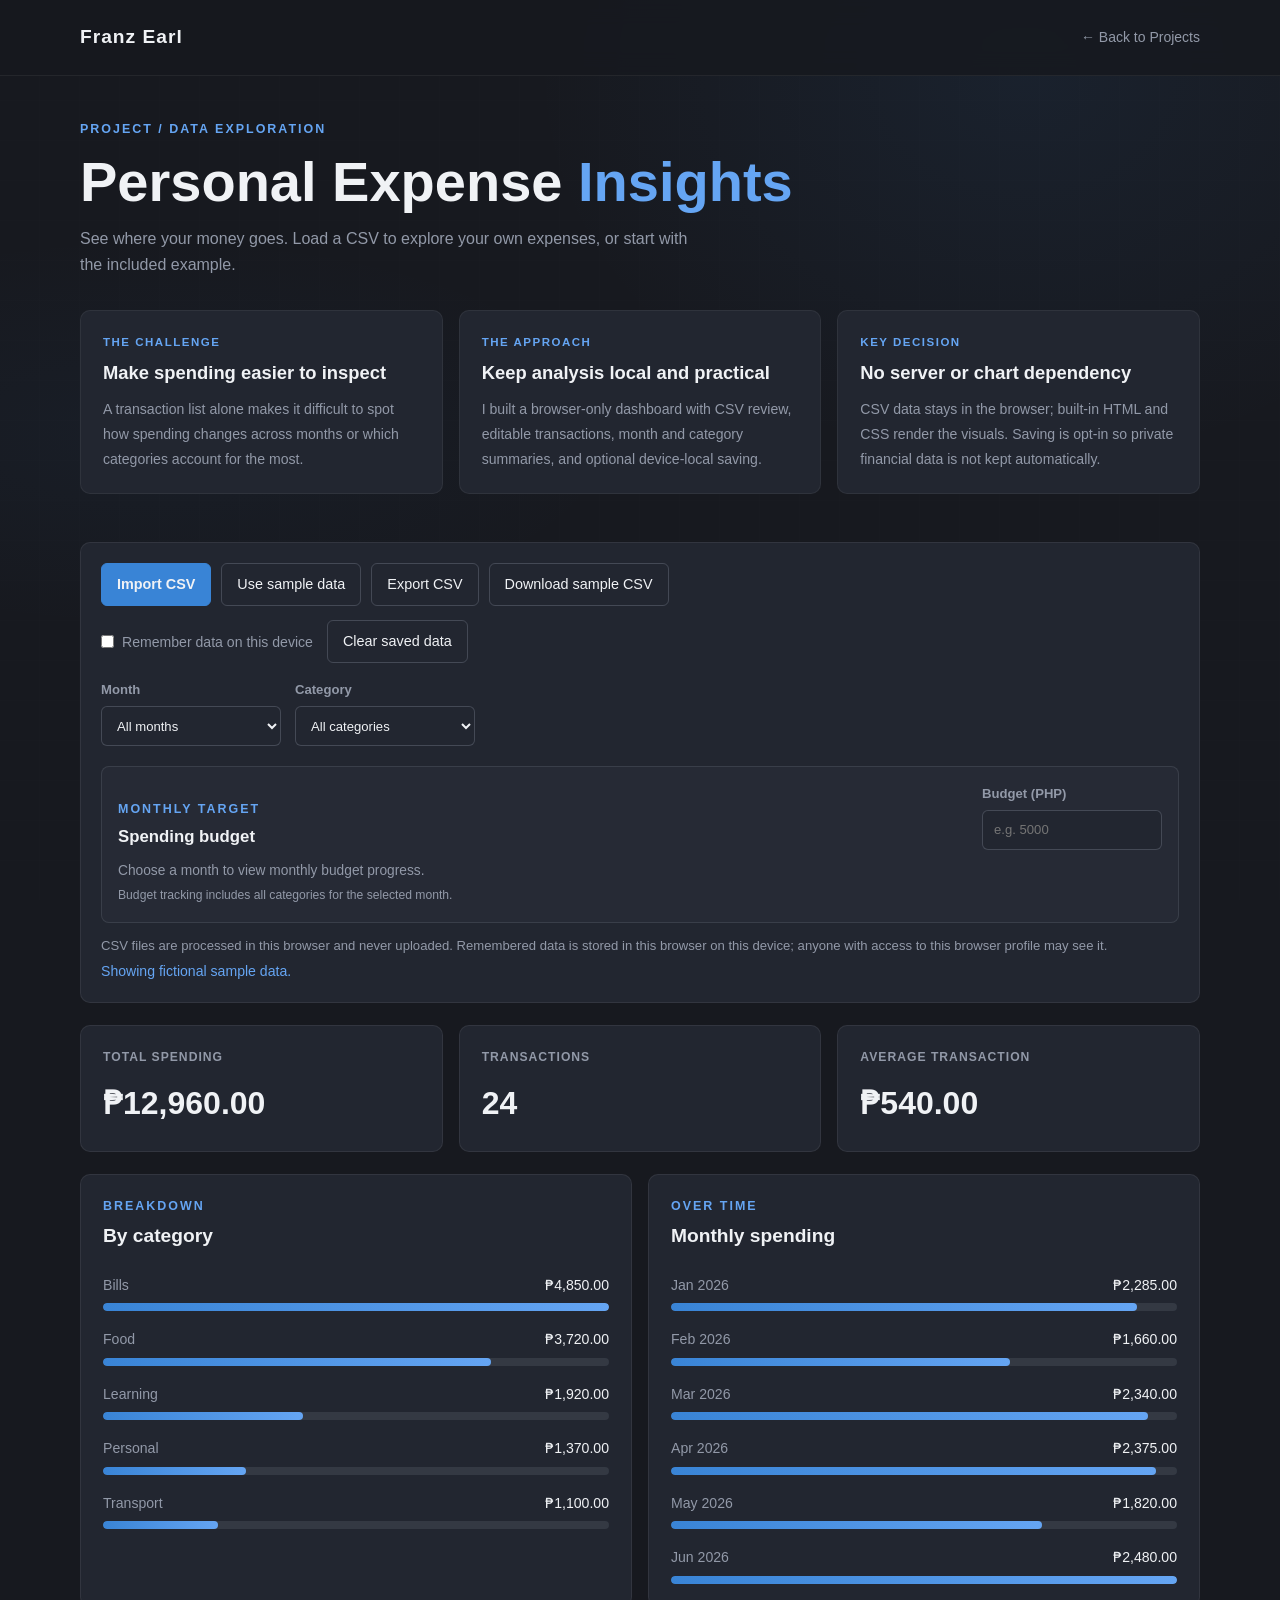
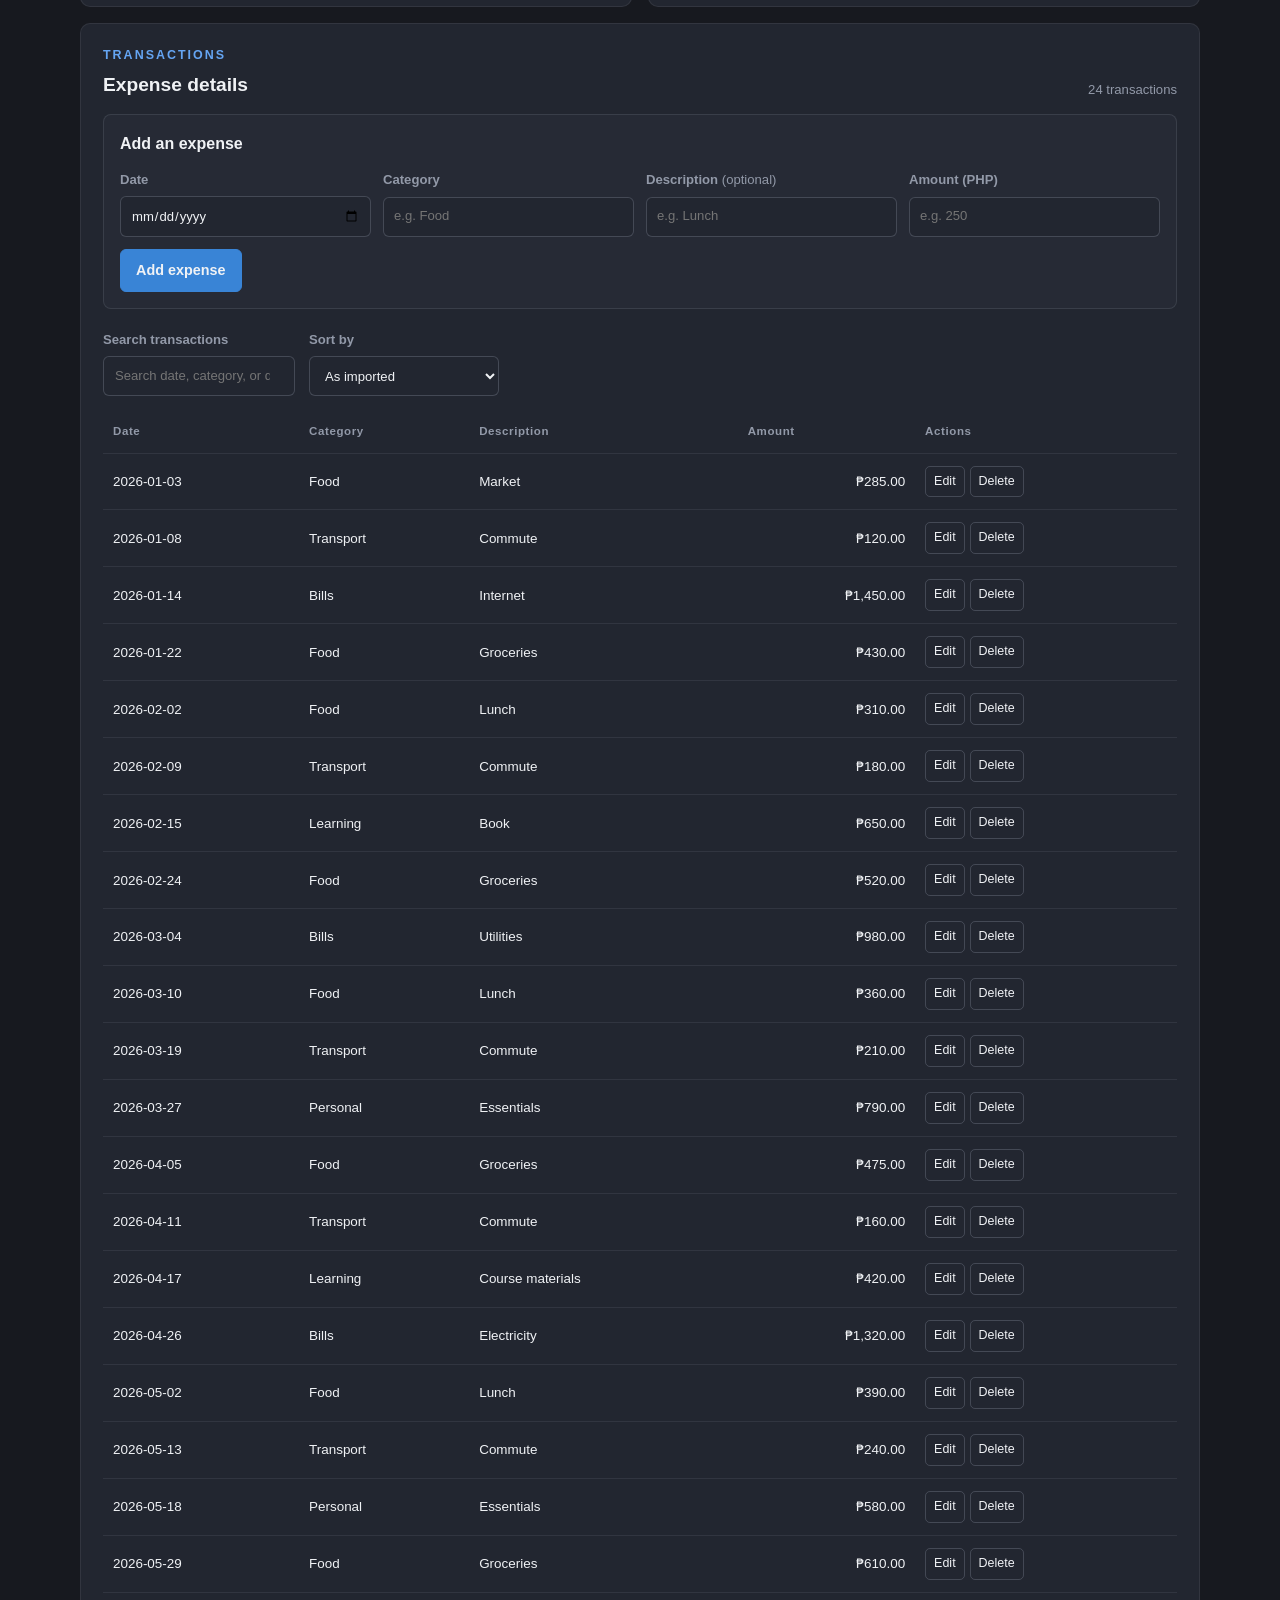
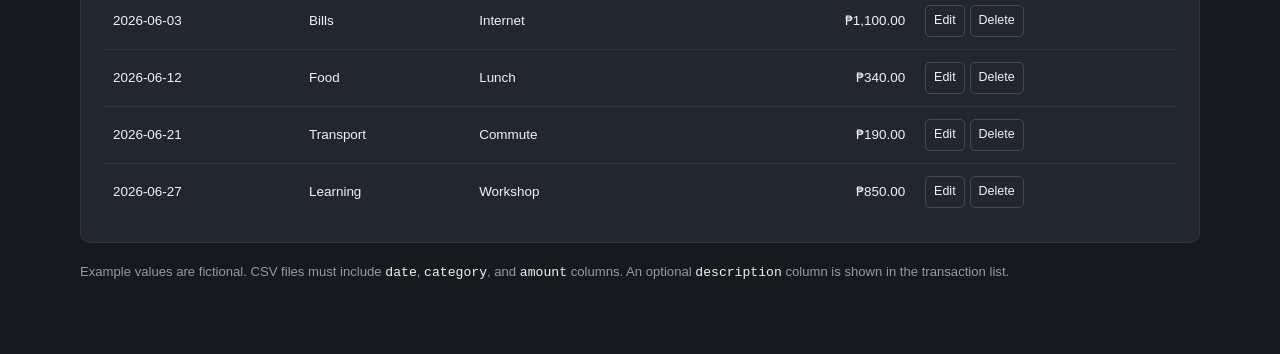
<file: projects/expense-insights/index.html>
<!DOCTYPE html>
<html lang="en">
<head>
    <meta charset="UTF-8">
    <meta name="viewport" content="width=device-width, initial-scale=1.0">
    <meta name="description" content="A private, browser-based dashboard for exploring expenses by month and category.">
    <title>Personal Expense Insights | Franz Earl</title>
    <link rel="stylesheet" href="../../styles.css">
    <link rel="stylesheet" href="styles.css">
    <script src="script.js" defer></script>
</head>
<body>
    <a class="skip-link" href="#main-content">Skip to main content</a>
    <header>
        <nav class="navbar">
            <a href="../../index.html" class="logo">Franz Earl</a>
            <a href="../../index.html#projects" class="back-link">← Back to Projects</a>
        </nav>
    </header>

    <main id="main-content" tabindex="-1" class="expense-dashboard">
        <div class="dashboard-container">
            <section class="dashboard-heading" aria-labelledby="dashboard-title">
                <p class="dashboard-eyebrow">PROJECT / DATA EXPLORATION</p>
                <h1 id="dashboard-title">Personal Expense <span>Insights</span></h1>
                <p class="dashboard-intro">
                    See where your money goes. Load a CSV to explore your own expenses,
                    or start with the included example.
                </p>
            </section>

            <section class="program-overview" aria-label="Expense Insights case study">
                <article class="program-overview-card">
                    <p class="program-overview-label">THE CHALLENGE</p>
                    <h2>Make spending easier to inspect</h2>
                    <p>
                        A transaction list alone makes it difficult to spot how spending
                        changes across months or which categories account for the most.
                    </p>
                </article>
                <article class="program-overview-card">
                    <p class="program-overview-label">THE APPROACH</p>
                    <h2>Keep analysis local and practical</h2>
                    <p>
                        I built a browser-only dashboard with CSV review, editable
                        transactions, month and category summaries, and optional
                        device-local saving.
                    </p>
                </article>
                <article class="program-overview-card">
                    <p class="program-overview-label">KEY DECISION</p>
                    <h2>No server or chart dependency</h2>
                    <p>
                        CSV data stays in the browser; built-in HTML and CSS render the
                        visuals. Saving is opt-in so private financial data is not kept
                        automatically.
                    </p>
                </article>
            </section>
            <section class="dashboard-toolbar" aria-label="Expense data">
                <div class="data-actions">
                    <input id="csv-file" type="file" accept=".csv,text/csv">
                    <label class="upload-button" for="csv-file">Import CSV</label>
                    <button id="sample-button" class="secondary-button" type="button">Use sample data</button>
                    <button id="export-button" class="secondary-button" type="button">Export CSV</button>
                    <a id="download-sample" class="secondary-button" download="sample-expenses.csv">Download sample CSV</a>
                </div>
                <section id="import-preview" class="import-preview" aria-labelledby="import-preview-title" hidden>
                    <h2 id="import-preview-title">Review CSV import</h2>
                    <p id="import-preview-summary" role="status" aria-live="polite"></p>
                    <p id="import-preview-warning" class="import-preview-warning" hidden></p>
                    <ul id="import-preview-rows" class="import-preview-rows"></ul>
                    <p id="import-preview-more" class="import-preview-more" hidden></p>
                    <div class="import-preview-actions">
                        <button id="confirm-import" class="upload-button" type="button">
                            Replace dashboard data
                        </button>
                        <button id="cancel-import" class="secondary-button" type="button">
                            Cancel import
                        </button>
                    </div>
                </section>
                <div class="saved-data-actions">
                    <label class="remember-data-option">
                        <input id="remember-data" type="checkbox">
                        Remember data on this device
                    </label>
                    <button id="clear-saved-data" class="secondary-button" type="button">
                        Clear saved data
                    </button>
                </div>
                <div class="expense-filters" aria-label="Filter expenses">
                    <label class="expense-filter">
                        <span>Month</span>
                        <select id="month-filter">
                            <option value="">All months</option>
                        </select>
                    </label>
                    <label class="expense-filter">
                        <span>Category</span>
                        <select id="category-filter">
                            <option value="">All categories</option>
                        </select>
                    </label>
                </div>
                <section class="monthly-budget" aria-labelledby="monthly-budget-title">
                    <div class="monthly-budget-heading">
                        <div>
                            <p class="chart-eyebrow">MONTHLY TARGET</p>
                            <h2 id="monthly-budget-title">Spending budget</h2>
                        </div>
                        <label class="budget-input">
                            <span>Budget (PHP)</span>
                            <input id="budget-target" type="number" min="0" step="0.01"
                                inputmode="decimal" placeholder="e.g. 5000">
                        </label>
                    </div>
                    <progress id="budget-progress" max="100" value="0" hidden
                        aria-label="Monthly budget used"></progress>
                    <p id="budget-status" class="budget-status" role="status" aria-live="polite">
                        Choose a month and enter a budget to track spending.
                    </p>
                    <p class="budget-note">
                        Budget tracking includes all categories for the selected month.
                    </p>
                </section>
                <p class="privacy-note">
                    CSV files are processed in this browser and never uploaded. Remembered
                    data is stored in this browser on this device; anyone with access to
                    this browser profile may see it.
                </p>
                <p id="data-status" class="data-status" role="status" aria-live="polite"></p>
            </section>

            <section id="dashboard-summary" class="summary-grid" aria-label="Expense summary">
                <article class="summary-card">
                    <p class="summary-label">TOTAL SPENDING</p>
                    <p id="total-spending" class="summary-value">—</p>
                </article>
                <article class="summary-card">
                    <p class="summary-label">TRANSACTIONS</p>
                    <p id="transaction-count" class="summary-value">—</p>
                </article>
                <article class="summary-card">
                    <p class="summary-label">AVERAGE TRANSACTION</p>
                    <p id="average-transaction" class="summary-value">—</p>
                </article>
            </section>

            <section class="charts-grid" aria-label="Spending charts">
                <article class="chart-card">
                    <div class="chart-heading">
                        <div>
                            <p class="chart-eyebrow">BREAKDOWN</p>
                            <h2>By category</h2>
                        </div>
                    </div>
                    <div id="category-chart" class="chart-list"></div>
                </article>

                <article class="chart-card">
                    <div class="chart-heading">
                        <div>
                            <p class="chart-eyebrow">OVER TIME</p>
                            <h2>Monthly spending</h2>
                        </div>
                    </div>
                    <div id="monthly-chart" class="chart-list"></div>
                </article>
            </section>

            <section class="transaction-section" aria-labelledby="transaction-list-title">
                <div class="chart-heading transaction-heading">
                    <div>
                        <p class="chart-eyebrow">TRANSACTIONS</p>
                        <h2 id="transaction-list-title">Expense details</h2>
                    </div>
                    <span id="transaction-list-count" class="transaction-list-count"></span>
                </div>
                <form id="expense-form" class="expense-entry-form">
                    <h3 id="expense-form-title">Add an expense</h3>
                    <div class="expense-entry-fields">
                        <label>
                            <span>Date</span>
                            <input id="expense-date" type="date" required>
                        </label>
                        <label>
                            <span>Category</span>
                            <input id="expense-category" type="text" maxlength="80"
                                required placeholder="e.g. Food">
                        </label>
                        <label>
                            <span>Description <span class="optional-label">(optional)</span></span>
                            <input id="expense-description" type="text" maxlength="200"
                                placeholder="e.g. Lunch">
                        </label>
                        <label>
                            <span>Amount (PHP)</span>
                            <input id="expense-amount" type="number" min="0" step="0.01"
                                inputmode="decimal" required placeholder="e.g. 250">
                        </label>
                    </div>
                    <div class="expense-entry-actions">
                        <button id="expense-submit" class="upload-button" type="submit">
                            Add expense
                        </button>
                        <button id="expense-cancel" class="secondary-button" type="button" hidden>
                            Cancel edit
                        </button>
                    </div>
                </form>
                <div class="transaction-controls">
                    <label class="transaction-search">
                        <span>Search transactions</span>
                        <input id="transaction-search" type="search"
                            placeholder="Search date, category, or description">
                    </label>
                    <label class="transaction-sort">
                        <span>Sort by</span>
                        <select id="transaction-sort">
                            <option value="as-imported">As imported</option>
                            <option value="date-desc">Date: newest first</option>
                            <option value="date-asc">Date: oldest first</option>
                            <option value="amount-desc">Amount: highest first</option>
                            <option value="amount-asc">Amount: lowest first</option>
                        </select>
                    </label>
                </div>
                <div class="transaction-table-wrap">
                    <table class="transaction-table">
                        <thead>
                            <tr>
                                <th scope="col">Date</th>
                                <th scope="col">Category</th>
                                <th scope="col">Description</th>
                                <th scope="col">Amount</th>
                                <th scope="col">Actions</th>
                            </tr>
                        </thead>
                        <tbody id="transaction-rows"></tbody>
                    </table>
                </div>
            </section>

            <p class="dashboard-footnote">
                Example values are fictional. CSV files must include <code>date</code>,
                <code>category</code>, and <code>amount</code> columns. An optional
                <code>description</code> column is shown in the transaction list.
            </p>
        </div>
    </main>
</body>
</html>
</file>
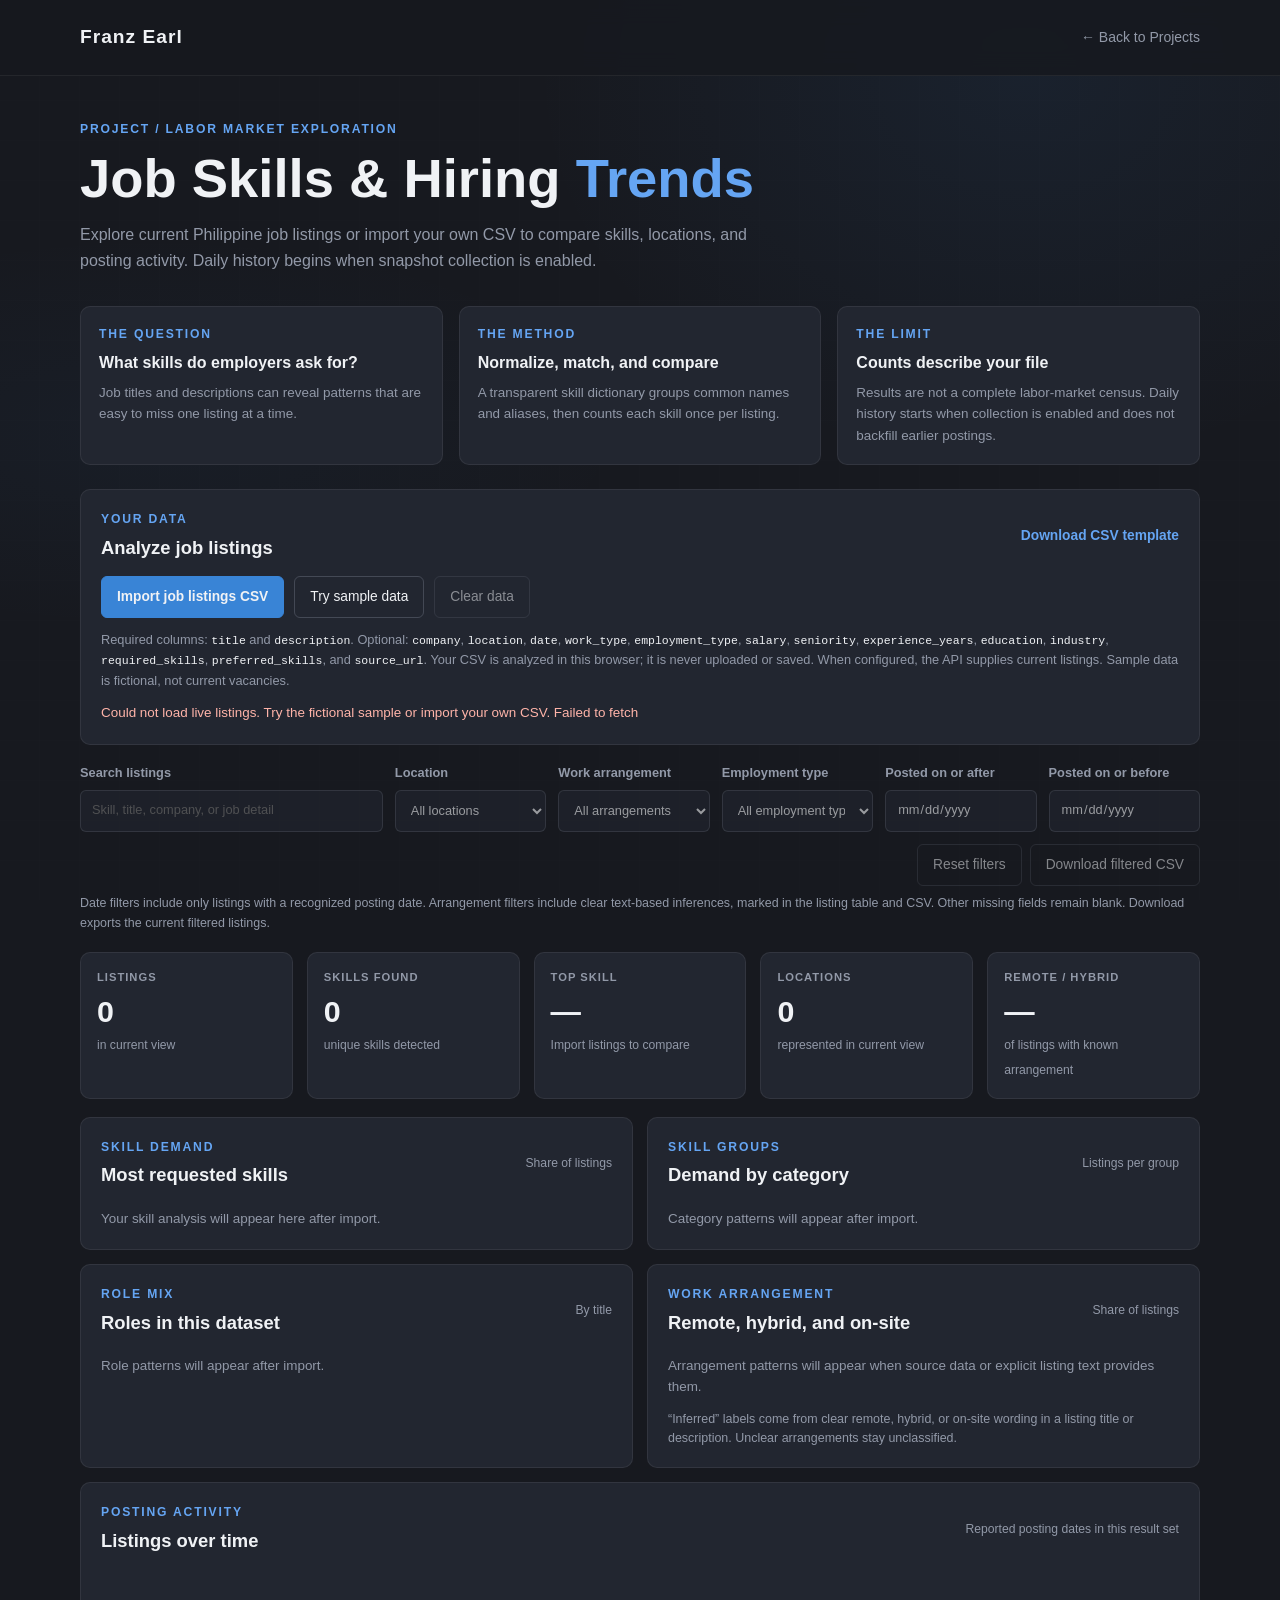
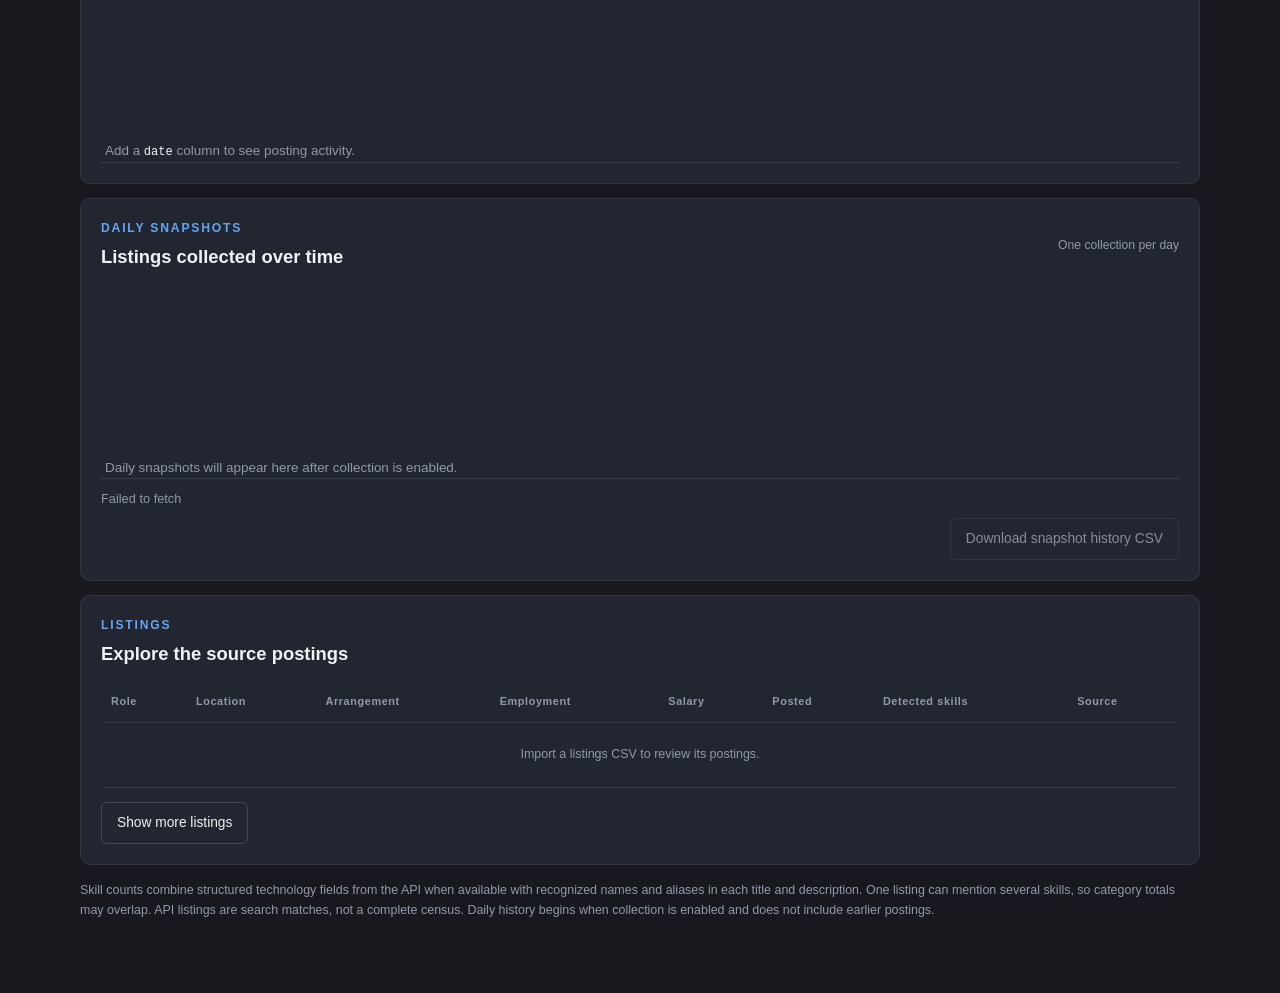
<file: projects/job-trends/index.html>
<!DOCTYPE html>
<html lang="en">
<head>
    <meta charset="UTF-8">
    <meta name="viewport" content="width=device-width, initial-scale=1.0">
    <meta name="description" content="Explore current Philippine job listings from a jobs API, or privately analyze your own CSV listings.">
    <title>Job Skills &amp; Hiring Trends | Franz Earl</title>
    <link rel="stylesheet" href="../../styles.css">
    <link rel="stylesheet" href="styles.css">
    <script src="api-config.js" defer></script>
    <script src="script.js" defer></script>
</head>
<body>
    <a class="skip-link" href="#main-content">Skip to main content</a>
    <header>
        <nav class="navbar">
            <a href="../../index.html" class="logo">Franz Earl</a>
            <a href="../../index.html#projects" class="back-link">← Back to Projects</a>
        </nav>
    </header>

    <main id="main-content" tabindex="-1" class="job-trends-dashboard">
        <div class="job-trends-container">
            <section class="job-trends-heading" aria-labelledby="job-trends-title">
                <p class="job-trends-eyebrow">PROJECT / LABOR MARKET EXPLORATION</p>
                <h1 id="job-trends-title">Job Skills &amp; Hiring <span>Trends</span></h1>
                <p class="job-trends-intro">
                    Explore current Philippine job listings or import your own CSV to compare skills,
                    locations, and posting activity. Daily history begins when snapshot collection is enabled.
                </p>
            </section>

            <section class="job-methodology" aria-label="How the analysis works">
                <article>
                    <p class="job-trends-eyebrow">THE QUESTION</p>
                    <h2>What skills do employers ask for?</h2>
                    <p>Job titles and descriptions can reveal patterns that are easy to miss one listing at a time.</p>
                </article>
                <article>
                    <p class="job-trends-eyebrow">THE METHOD</p>
                    <h2>Normalize, match, and compare</h2>
                    <p>A transparent skill dictionary groups common names and aliases, then counts each skill once per listing.</p>
                </article>
                <article>
                    <p class="job-trends-eyebrow">THE LIMIT</p>
                    <h2>Counts describe your file</h2>
                    <p>Results are not a complete labor-market census. Daily history starts when collection is enabled and does not backfill earlier postings.</p>
                </article>
            </section>

            <section class="job-data-panel" aria-labelledby="job-data-title">
                <div class="job-data-heading">
                    <div>
                        <p class="job-trends-eyebrow">YOUR DATA</p>
                        <h2 id="job-data-title">Analyze job listings</h2>
                    </div>
                    <a class="job-template-link" href="job-postings-template.csv" download>
                        Download CSV template
                    </a>
                </div>
                <div class="job-data-actions">
                    <input id="job-csv-file" type="file" accept=".csv,text/csv">
                    <label class="job-upload-button" for="job-csv-file">Import job listings CSV</label>
                    <button id="load-sample" class="job-secondary-button" type="button">Try sample data</button>
                    <button id="clear-data" class="job-secondary-button" type="button" disabled>
                        Clear data
                    </button>
                </div>
                <p class="job-csv-help">
                    Required columns: <code>title</code> and <code>description</code>.
                    Optional: <code>company</code>, <code>location</code>, <code>date</code>,
                    <code>work_type</code>, <code>employment_type</code>, <code>salary</code>,
                    <code>seniority</code>, <code>experience_years</code>, <code>education</code>,
                    <code>industry</code>, <code>required_skills</code>, <code>preferred_skills</code>,
                    and <code>source_url</code>.
                    Your CSV is analyzed in this browser; it is never uploaded or saved. When configured, the API supplies current listings. Sample data is fictional, not current vacancies.
                </p>
                <p id="job-data-status" class="job-data-status" role="status" aria-live="polite">
                    The API loads current Philippine listings when configured. Try the fictional sample or import your own CSV to explore the dashboard now.
                </p>
            </section>

            <section class="job-filters" aria-label="Filter analyzed listings">
                <label>
                    <span>Search listings</span>
                    <input id="job-search" type="search" placeholder="Skill, title, company, or job detail" disabled>
                </label>
                <label>
                    <span>Location</span>
                    <select id="location-filter" disabled>
                        <option value="">All locations</option>
                    </select>
                </label>
                <label>
                    <span>Work arrangement</span>
                    <select id="work-type-filter" disabled>
                        <option value="">All arrangements</option>
                    </select>
                </label>
                <label>
                    <span>Employment type</span>
                    <select id="employment-type-filter" disabled>
                        <option value="">All employment types</option>
                    </select>
                </label>
                <label>
                    <span>Posted on or after</span>
                    <input id="posted-after" type="date" disabled>
                </label>
                <label>
                    <span>Posted on or before</span>
                    <input id="posted-before" type="date" disabled>
                </label>
                <div class="job-filter-actions">
                    <button id="reset-filters" class="job-secondary-button" type="button" disabled>Reset filters</button>
                    <button id="download-filtered" class="job-secondary-button" type="button" disabled>Download filtered CSV</button>
                </div>
            </section>

            <p class="job-filter-note">Date filters include only listings with a recognized posting date. Arrangement filters include clear text-based inferences, marked in the listing table and CSV. Other missing fields remain blank. Download exports the current filtered listings.</p>

            <section class="job-summary" aria-label="Job listing summary">
                <article class="job-stat">
                    <p>LISTINGS</p>
                    <strong id="listing-count">0</strong>
                    <span>in current view</span>
                </article>
                <article class="job-stat">
                    <p>SKILLS FOUND</p>
                    <strong id="skill-count">0</strong>
                    <span>unique skills detected</span>
                </article>
                <article class="job-stat">
                    <p>TOP SKILL</p>
                    <strong id="top-skill">—</strong>
                    <span id="top-skill-share">Import listings to compare</span>
                </article>
                <article class="job-stat">
                    <p>LOCATIONS</p>
                    <strong id="location-count">0</strong>
                    <span>represented in current view</span>
                </article>
                <article class="job-stat">
                    <p>REMOTE / HYBRID</p>
                    <strong id="remote-share">—</strong>
                    <span>of listings with known arrangement</span>
                </article>
            </section>

            <section class="job-analysis-grid" aria-label="Job market analysis">
                <article class="job-analysis-card">
                    <div class="job-card-heading">
                        <div>
                            <p class="job-trends-eyebrow">SKILL DEMAND</p>
                            <h2>Most requested skills</h2>
                        </div>
                        <span id="skill-chart-note" class="job-card-note">Share of listings</span>
                    </div>
                    <div id="skill-chart" class="job-bar-chart">
                        <p class="job-empty-state">Your skill analysis will appear here after import.</p>
                    </div>
                </article>
                <article class="job-analysis-card">
                    <div class="job-card-heading">
                        <div>
                            <p class="job-trends-eyebrow">SKILL GROUPS</p>
                            <h2>Demand by category</h2>
                        </div>
                        <span class="job-card-note">Listings per group</span>
                    </div>
                    <div id="category-chart" class="job-bar-chart">
                        <p class="job-empty-state">Category patterns will appear after import.</p>
                    </div>
                </article>
                <article class="job-analysis-card">
                    <div class="job-card-heading">
                        <div>
                            <p class="job-trends-eyebrow">ROLE MIX</p>
                            <h2>Roles in this dataset</h2>
                        </div>
                        <span class="job-card-note">By title</span>
                    </div>
                    <div id="role-chart" class="job-bar-chart">
                        <p class="job-empty-state">Role patterns will appear after import.</p>
                    </div>
                </article>
                <article class="job-analysis-card">
                    <div class="job-card-heading">
                        <div>
                            <p class="job-trends-eyebrow">WORK ARRANGEMENT</p>
                            <h2>Remote, hybrid, and on-site</h2>
                        </div>
                        <span class="job-card-note">Share of listings</span>
                    </div>
                    <div id="work-type-chart" class="job-bar-chart">
                        <p class="job-empty-state">Arrangement patterns will appear when source data or explicit listing text provides them.</p>
                    </div>
                    <p class="job-arrangement-note">“Inferred” labels come from clear remote, hybrid, or on-site wording in a listing title or description. Unclear arrangements stay unclassified.</p>
                </article>
                <article class="job-analysis-card job-timeline-card">
                    <div class="job-card-heading">
                        <div>
                            <p class="job-trends-eyebrow">POSTING ACTIVITY</p>
                            <h2>Listings over time</h2>
                        </div>
                        <span class="job-card-note">Reported posting dates in this result set</span>
                    </div>
                    <div id="timeline-chart" class="job-timeline-chart">
                        <p class="job-empty-state">Add a <code>date</code> column to see posting activity.</p>
                    </div>
                </article>
                <article class="job-analysis-card job-snapshot-card">
                    <div class="job-card-heading">
                        <div>
                            <p class="job-trends-eyebrow">DAILY SNAPSHOTS</p>
                            <h2>Listings collected over time</h2>
                        </div>
                        <span class="job-card-note">One collection per day</span>
                    </div>
                    <div id="snapshot-history-chart" class="job-timeline-chart job-history-chart">
                        <p class="job-empty-state">Daily snapshots will appear here after collection is enabled.</p>
                    </div>
                    <p id="snapshot-history-status" class="job-history-status" role="status" aria-live="polite">
                        Snapshot history is not connected yet.
                    </p>
                    <div class="job-history-actions">
                        <button id="download-history" class="job-secondary-button" type="button" disabled>
                            Download snapshot history CSV
                        </button>
                    </div>
                </article>
            </section>

            <section class="job-listings-panel" aria-labelledby="job-listings-title">
                <div class="job-card-heading">
                    <div>
                        <p class="job-trends-eyebrow">LISTINGS</p>
                        <h2 id="job-listings-title">Explore the source postings</h2>
                    </div>
                    <span id="job-results-count" class="job-card-note"></span>
                </div>
                <div class="job-table-wrap">
                    <table>
                        <thead>
                            <tr>
                                <th scope="col">Role</th>
                                <th scope="col">Location</th>
                                <th scope="col">Arrangement</th>
                                <th scope="col">Employment</th>
                                <th scope="col">Salary</th>
                                <th scope="col">Posted</th>
                                <th scope="col">Detected skills</th>
                                <th scope="col">Source</th>
                            </tr>
                        </thead>
                        <tbody id="job-listing-rows">
                            <tr><td class="job-table-empty" colspan="8">Import a listings CSV to review its postings.</td></tr>
                        </tbody>
                    </table>
                </div>
                <button id="show-more-jobs" class="job-secondary-button job-show-more" type="button" hidden>
                    Show more listings
                </button>
            </section>

            <p class="job-analysis-note">
                Skill counts combine structured technology fields from the API when available with recognized names and aliases in each title and description.
                One listing can mention several skills, so category totals may overlap. API listings are search matches, not a complete census. Daily history begins when collection is enabled and does not include earlier postings.
            </p>
        </div>
    </main>
</body>
</html>
</file>
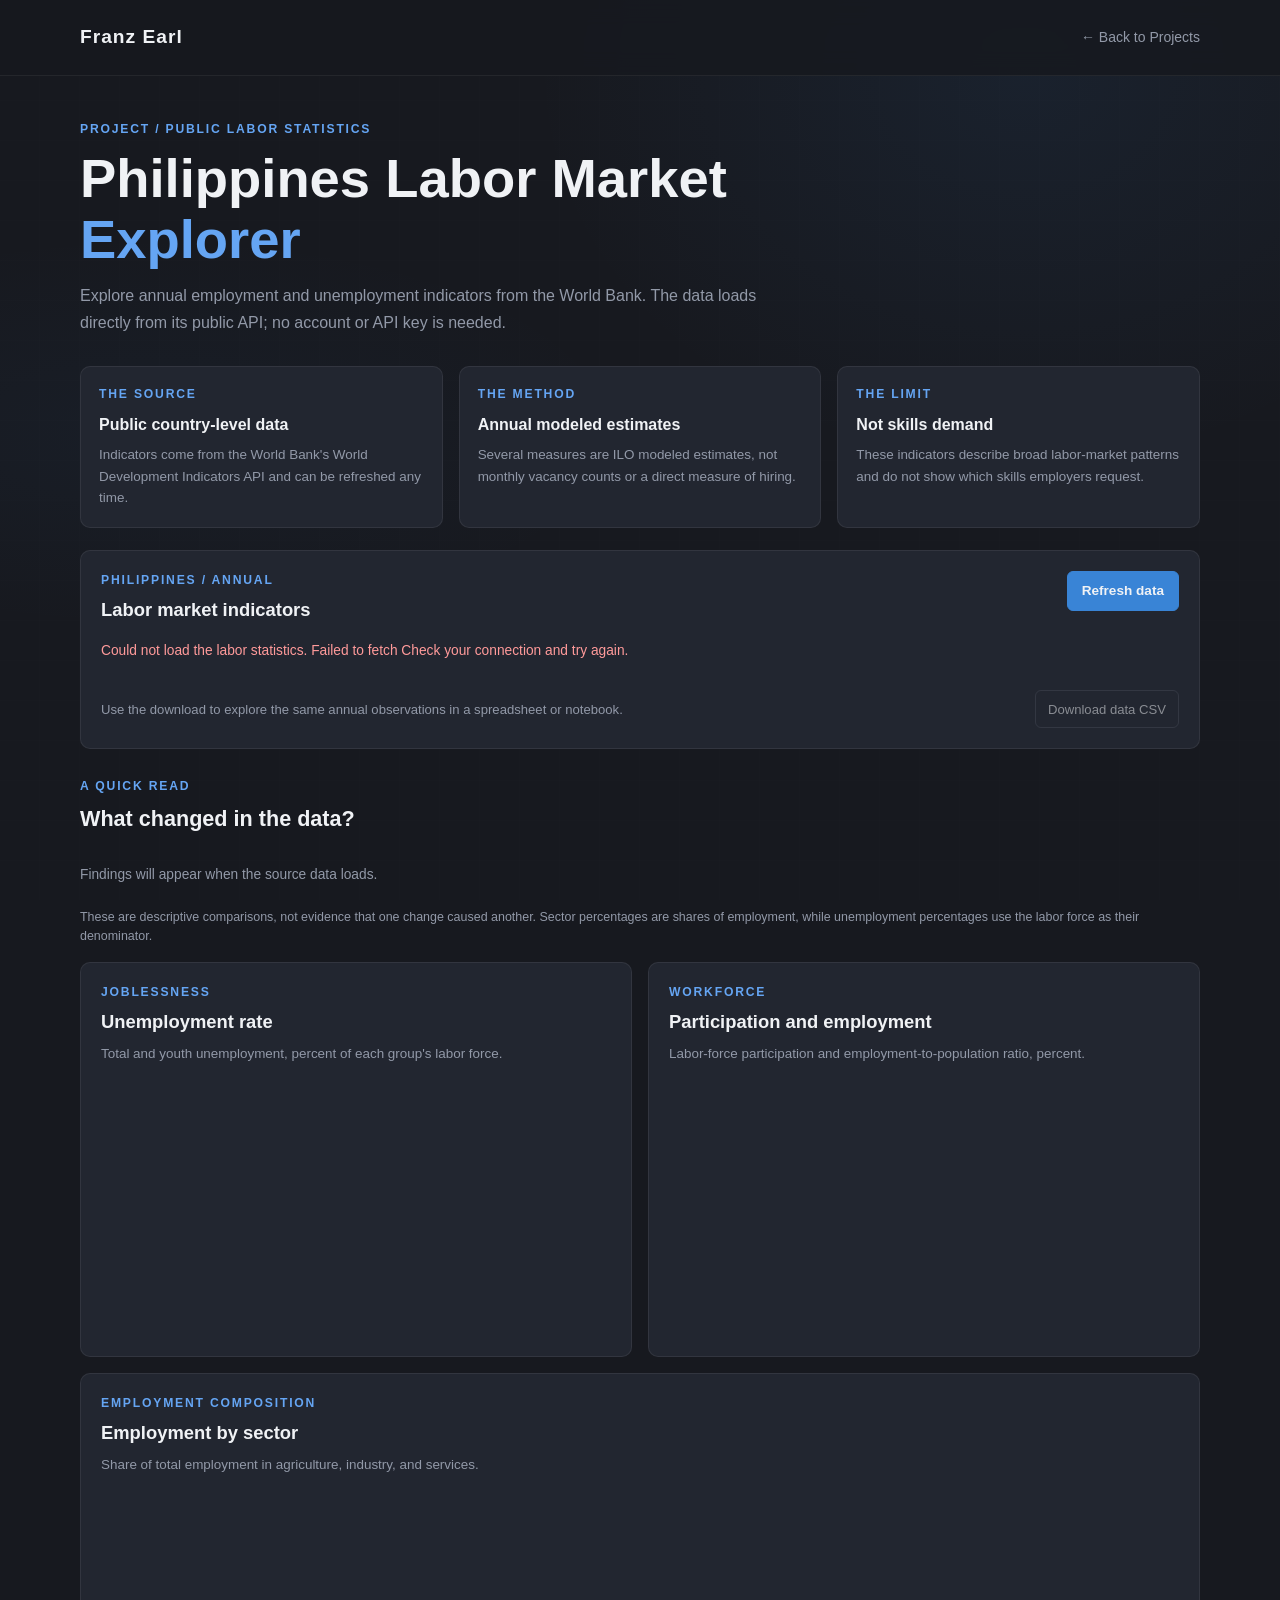
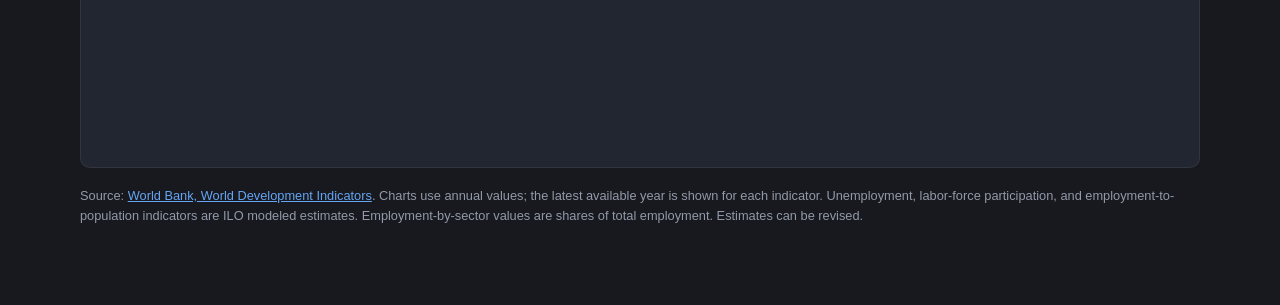
<file: projects/ph-labor-market/index.html>
<!DOCTYPE html>
<html lang="en">
<head>
    <meta charset="UTF-8">
    <meta name="viewport" content="width=device-width, initial-scale=1.0">
    <meta name="description" content="Explore public World Bank labor-market indicators for the Philippines, including unemployment and employment by sector.">
    <meta name="theme-color" content="#17191F">
    <title>Philippines Labor Market Explorer | Franz Earl</title>
    <link rel="stylesheet" href="../../styles.css">
    <link rel="stylesheet" href="styles.css">
    <script src="script.js" defer></script>
</head>
<body>
    <a class="skip-link" href="#main-content">Skip to main content</a>
    <header>
        <nav class="navbar">
            <a href="../../index.html" class="logo">Franz Earl</a>
            <a href="../../index.html#projects" class="back-link">← Back to Projects</a>
        </nav>
    </header>

    <main id="main-content" tabindex="-1" class="labor-dashboard">
        <div class="labor-container">
            <section class="labor-heading" aria-labelledby="labor-title">
                <p class="labor-eyebrow">PROJECT / PUBLIC LABOR STATISTICS</p>
                <h1 id="labor-title">Philippines Labor Market <span>Explorer</span></h1>
                <p class="labor-intro">
                    Explore annual employment and unemployment indicators from the World Bank.
                    The data loads directly from its public API; no account or API key is needed.
                </p>
            </section>

            <section class="labor-context" aria-label="About these statistics">
                <article>
                    <p class="labor-eyebrow">THE SOURCE</p>
                    <h2>Public country-level data</h2>
                    <p>Indicators come from the World Bank's World Development Indicators API and can be refreshed any time.</p>
                </article>
                <article>
                    <p class="labor-eyebrow">THE METHOD</p>
                    <h2>Annual modeled estimates</h2>
                    <p>Several measures are ILO modeled estimates, not monthly vacancy counts or a direct measure of hiring.</p>
                </article>
                <article>
                    <p class="labor-eyebrow">THE LIMIT</p>
                    <h2>Not skills demand</h2>
                    <p>These indicators describe broad labor-market patterns and do not show which skills employers request.</p>
                </article>
            </section>

            <section class="labor-data-panel" aria-labelledby="labor-data-title">
                <div class="labor-panel-heading">
                    <div>
                        <p class="labor-eyebrow">PHILIPPINES / ANNUAL</p>
                        <h2 id="labor-data-title">Labor market indicators</h2>
                    </div>
                    <button id="refresh-data" class="labor-refresh-button" type="button">Refresh data</button>
                </div>
                <p id="labor-data-status" class="labor-status" role="status" aria-live="polite">
                    Loading public World Bank statistics…
                </p>
                <div id="labor-metrics" class="labor-metrics" aria-label="Latest available indicators"></div>
                <div class="labor-data-actions">
                    <p>Use the download to explore the same annual observations in a spreadsheet or notebook.</p>
                    <button id="download-data" class="labor-download-button" type="button" disabled>
                        Download data CSV
                    </button>
                </div>
            </section>

            <section class="labor-findings" aria-labelledby="labor-findings-title">
                <div class="labor-section-heading">
                    <p class="labor-eyebrow">A QUICK READ</p>
                    <h2 id="labor-findings-title">What changed in the data?</h2>
                </div>
                <div id="labor-findings" class="labor-findings-grid">
                    <p class="labor-status">Findings will appear when the source data loads.</p>
                </div>
                <p class="labor-analysis-caveat">
                    These are descriptive comparisons, not evidence that one change caused another.
                    Sector percentages are shares of employment, while unemployment percentages use
                    the labor force as their denominator.
                </p>
            </section>

            <section class="labor-charts" aria-label="Labor market trends">
                <article class="labor-chart-card">
                    <div class="labor-card-heading">
                        <p class="labor-eyebrow">JOBLESSNESS</p>
                        <h2>Unemployment rate</h2>
                        <p>Total and youth unemployment, percent of each group's labor force.</p>
                    </div>
                    <div id="unemployment-chart" class="labor-chart"></div>
                </article>
                <article class="labor-chart-card">
                    <div class="labor-card-heading">
                        <p class="labor-eyebrow">WORKFORCE</p>
                        <h2>Participation and employment</h2>
                        <p>Labor-force participation and employment-to-population ratio, percent.</p>
                    </div>
                    <div id="participation-chart" class="labor-chart"></div>
                </article>
                <article class="labor-chart-card labor-chart-card-wide">
                    <div class="labor-card-heading">
                        <p class="labor-eyebrow">EMPLOYMENT COMPOSITION</p>
                        <h2>Employment by sector</h2>
                        <p>Share of total employment in agriculture, industry, and services.</p>
                    </div>
                    <div id="sector-chart" class="labor-chart"></div>
                </article>
            </section>

            <footer class="labor-source-note">
                <p>
                    Source: <a href="https://data.worldbank.org/country/philippines" target="_blank" rel="noreferrer">World Bank, World Development Indicators</a>.
                    Charts use annual values; the latest available year is shown for each indicator.
                    Unemployment, labor-force participation, and employment-to-population indicators are ILO modeled estimates.
                    Employment-by-sector values are shares of total employment. Estimates can be revised.
                </p>
                <p id="labor-source-updated"></p>
            </footer>
        </div>
    </main>
</body>
</html>
</file>
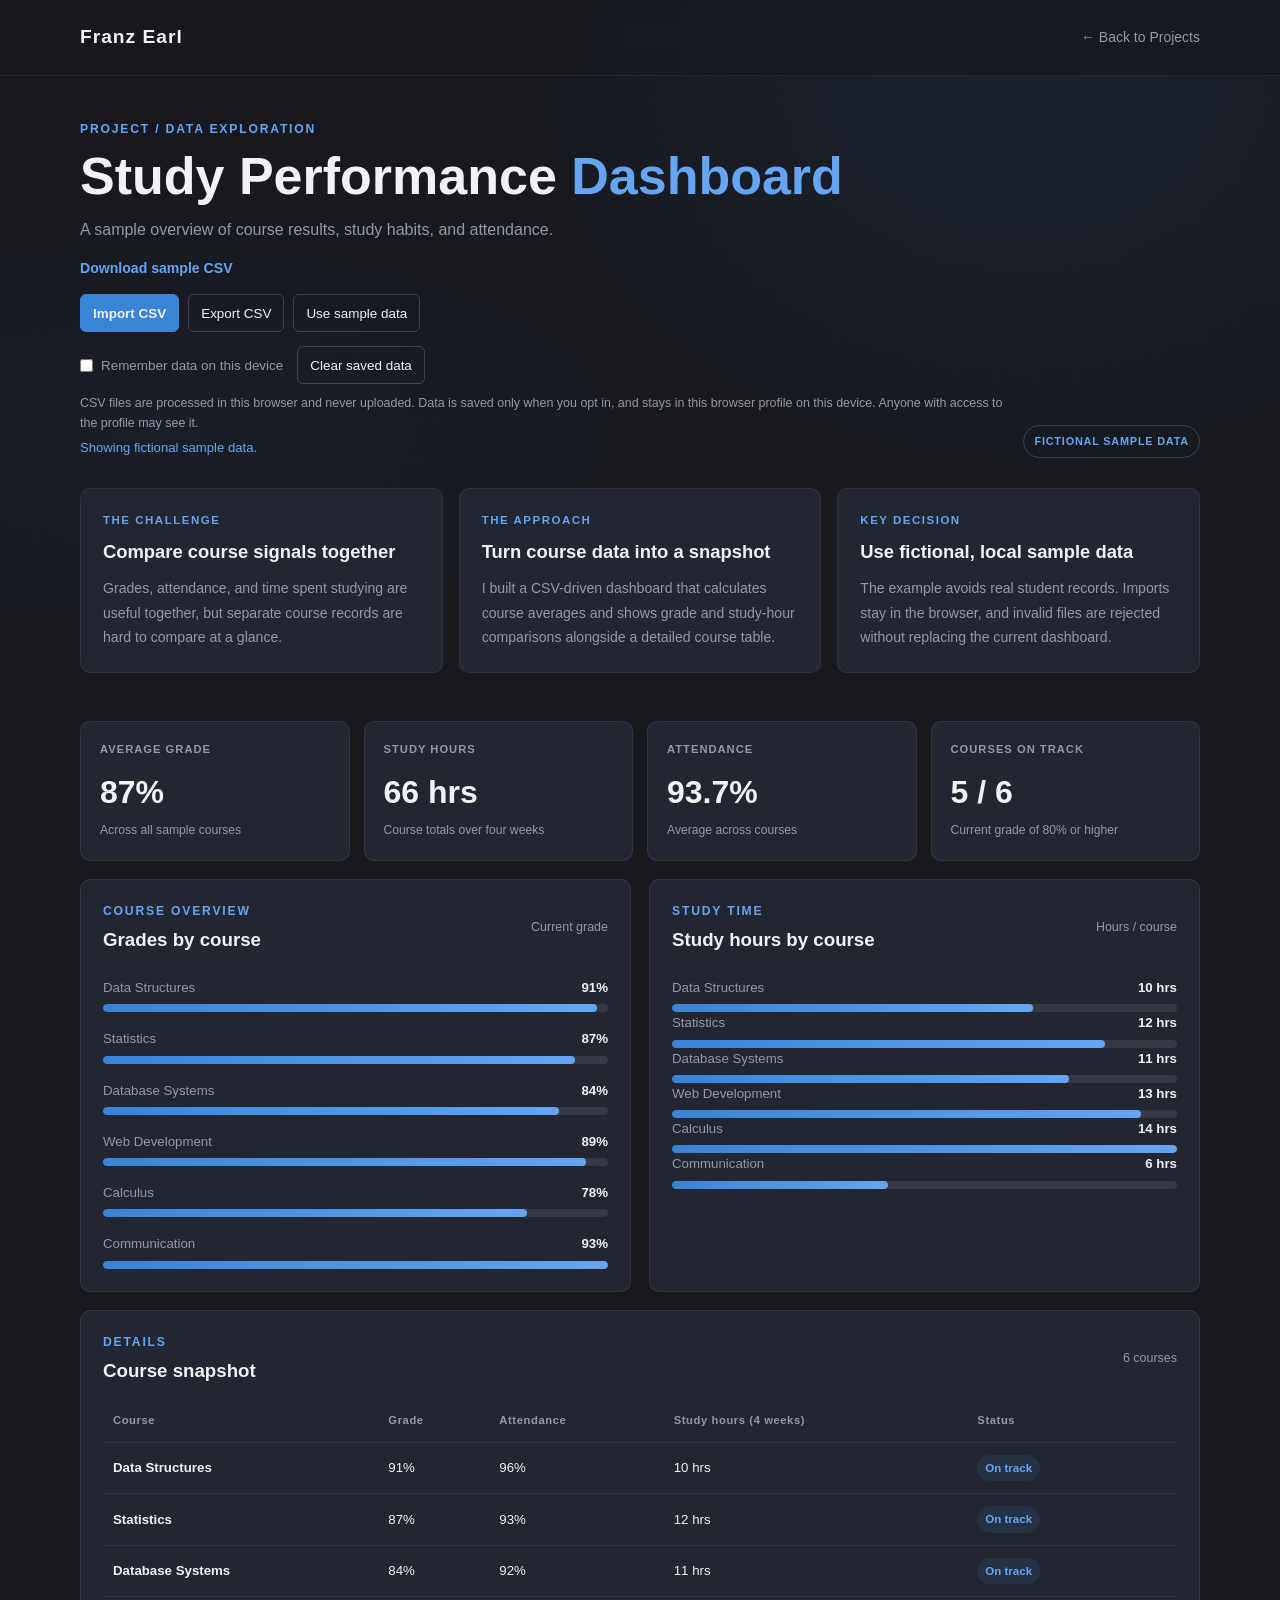
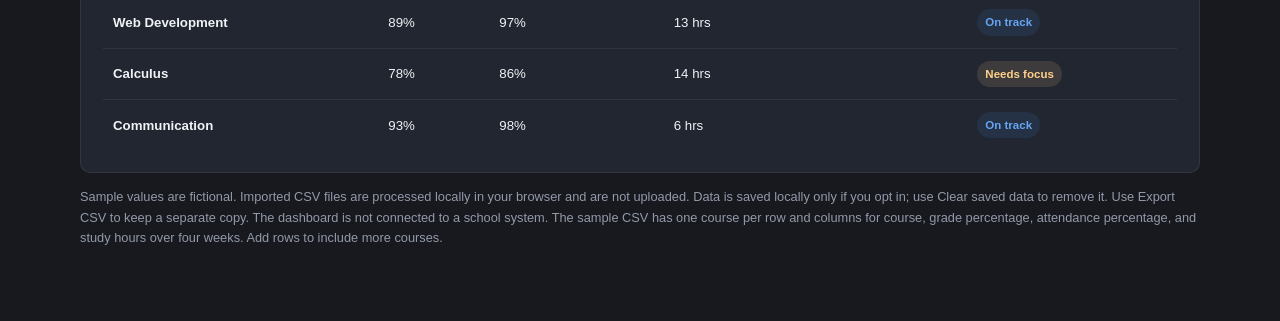
<file: projects/study-performance/index.html>
<!DOCTYPE html>
<html lang="en">
<head>
    <meta charset="UTF-8">
    <meta name="viewport" content="width=device-width, initial-scale=1.0">
    <meta name="description" content="Explore fictional course grades, study hours, and attendance in a sample student performance dashboard.">
    <title>Study Performance Dashboard | Franz Earl</title>
    <link rel="stylesheet" href="../../styles.css">
    <link rel="stylesheet" href="styles.css">
    <script src="script.js" defer></script>
</head>
<body>
    <a class="skip-link" href="#main-content">Skip to main content</a>
    <header>
        <nav class="navbar">
            <a href="../../index.html" class="logo">Franz Earl</a>
            <a href="../../index.html#projects" class="back-link">← Back to Projects</a>
        </nav>
    </header>

    <main id="main-content" tabindex="-1" class="study-dashboard">
        <div class="study-container">
            <section class="study-heading" aria-labelledby="study-title">
                <p class="study-eyebrow">PROJECT / DATA EXPLORATION</p>
                <div class="study-title-row">
                    <div>
                        <h1 id="study-title">Study Performance <span>Dashboard</span></h1>
                        <p class="study-intro">
                            A sample overview of course results, study habits, and attendance.
                        </p>
                        <a class="sample-csv-link" href="sample-study-performance.csv" download>
                            Download sample CSV
                        </a>
                        <div class="study-data-actions">
                            <input id="csv-file" type="file" accept=".csv,text/csv">
                            <label class="import-csv-button" for="csv-file">Import CSV</label>
                            <button id="export-button" class="sample-data-button" type="button">
                                Export CSV
                            </button>
                            <button id="sample-button" class="sample-data-button" type="button">
                                Use sample data
                            </button>
                        </div>
                        <div class="saved-data-actions">
                            <label class="remember-data-option">
                                <input id="remember-data" type="checkbox">
                                Remember data on this device
                            </label>
                            <button id="clear-saved-data" class="sample-data-button" type="button">
                                Clear saved data
                            </button>
                        </div>
                        <p class="privacy-note">
                            CSV files are processed in this browser and never uploaded.
                            Data is saved only when you opt in, and stays in this browser
                            profile on this device. Anyone with access to the profile may see it.
                        </p>
                        <p id="data-status" class="data-status" role="status" aria-live="polite">
                            Showing fictional sample data.
                        </p>
                    </div>
                    <p id="data-badge" class="demo-badge">FICTIONAL SAMPLE DATA</p>
                </div>
            </section>

            <section class="program-overview" aria-label="Study Performance case study">
                <article class="program-overview-card">
                    <p class="program-overview-label">THE CHALLENGE</p>
                    <h2>Compare course signals together</h2>
                    <p>
                        Grades, attendance, and time spent studying are useful together,
                        but separate course records are hard to compare at a glance.
                    </p>
                </article>
                <article class="program-overview-card">
                    <p class="program-overview-label">THE APPROACH</p>
                    <h2>Turn course data into a snapshot</h2>
                    <p>
                        I built a CSV-driven dashboard that calculates course averages
                        and shows grade and study-hour comparisons alongside a detailed
                        course table.
                    </p>
                </article>
                <article class="program-overview-card">
                    <p class="program-overview-label">KEY DECISION</p>
                    <h2>Use fictional, local sample data</h2>
                    <p>
                        The example avoids real student records. Imports stay in the
                        browser, and invalid files are rejected without replacing the
                        current dashboard.
                    </p>
                </article>
            </section>
            <section id="dashboard-summary" class="study-summary" aria-label="Semester summary">
                <article class="study-stat">
                    <p class="study-stat-label">AVERAGE GRADE</p>
                    <p id="average-grade" class="study-stat-value">—</p>
                    <p class="study-stat-note">Across all sample courses</p>
                </article>
                <article class="study-stat">
                    <p class="study-stat-label">STUDY HOURS</p>
                    <p id="study-hours" class="study-stat-value">—</p>
                    <p class="study-stat-note">Course totals over four weeks</p>
                </article>
                <article class="study-stat">
                    <p class="study-stat-label">ATTENDANCE</p>
                    <p id="attendance-rate" class="study-stat-value">—</p>
                    <p class="study-stat-note">Average across courses</p>
                </article>
                <article class="study-stat">
                    <p class="study-stat-label">COURSES ON TRACK</p>
                    <p id="courses-on-track" class="study-stat-value">—</p>
                    <p class="study-stat-note">Current grade of 80% or higher</p>
                </article>
            </section>

            <section class="study-panels" aria-label="Study performance details">
                <article class="study-panel">
                    <div class="panel-heading">
                        <div>
                            <p class="study-eyebrow">COURSE OVERVIEW</p>
                            <h2>Grades by course</h2>
                        </div>
                        <span class="panel-unit">Current grade</span>
                    </div>
                    <div id="course-chart" class="course-chart"></div>
                </article>

                <article class="study-panel">
                    <div class="panel-heading">
                        <div>
                            <p class="study-eyebrow">STUDY TIME</p>
                            <h2>Study hours by course</h2>
                        </div>
                        <span class="panel-unit">Hours / course</span>
                    </div>
                    <div id="study-hours-chart" class="study-hours-chart"></div>
                </article>
            </section>

            <section class="course-section" aria-labelledby="course-list-title">
                <div class="panel-heading">
                    <div>
                        <p class="study-eyebrow">DETAILS</p>
                        <h2 id="course-list-title">Course snapshot</h2>
                    </div>
                    <p class="course-count" id="course-count"></p>
                </div>
                <div class="table-wrap">
                    <table>
                        <thead>
                            <tr>
                                <th scope="col">Course</th>
                                <th scope="col">Grade</th>
                                <th scope="col">Attendance</th>
                                <th scope="col">Study hours (4 weeks)</th>
                                <th scope="col">Status</th>
                            </tr>
                        </thead>
                        <tbody id="course-rows"></tbody>
                    </table>
                </div>
            </section>

            <p class="study-footnote">
                Sample values are fictional. Imported CSV files are processed locally in your
                browser and are not uploaded. Data is saved locally only if you opt in; use
                Clear saved data to remove it. Use Export CSV to keep a separate copy. The
                dashboard is not connected to a school system.
                The sample CSV has one course per row and columns for course, grade percentage,
                attendance percentage, and study hours over four weeks. Add rows to include
                more courses.
            </p>
        </div>
    </main>
</body>
</html>
</file>
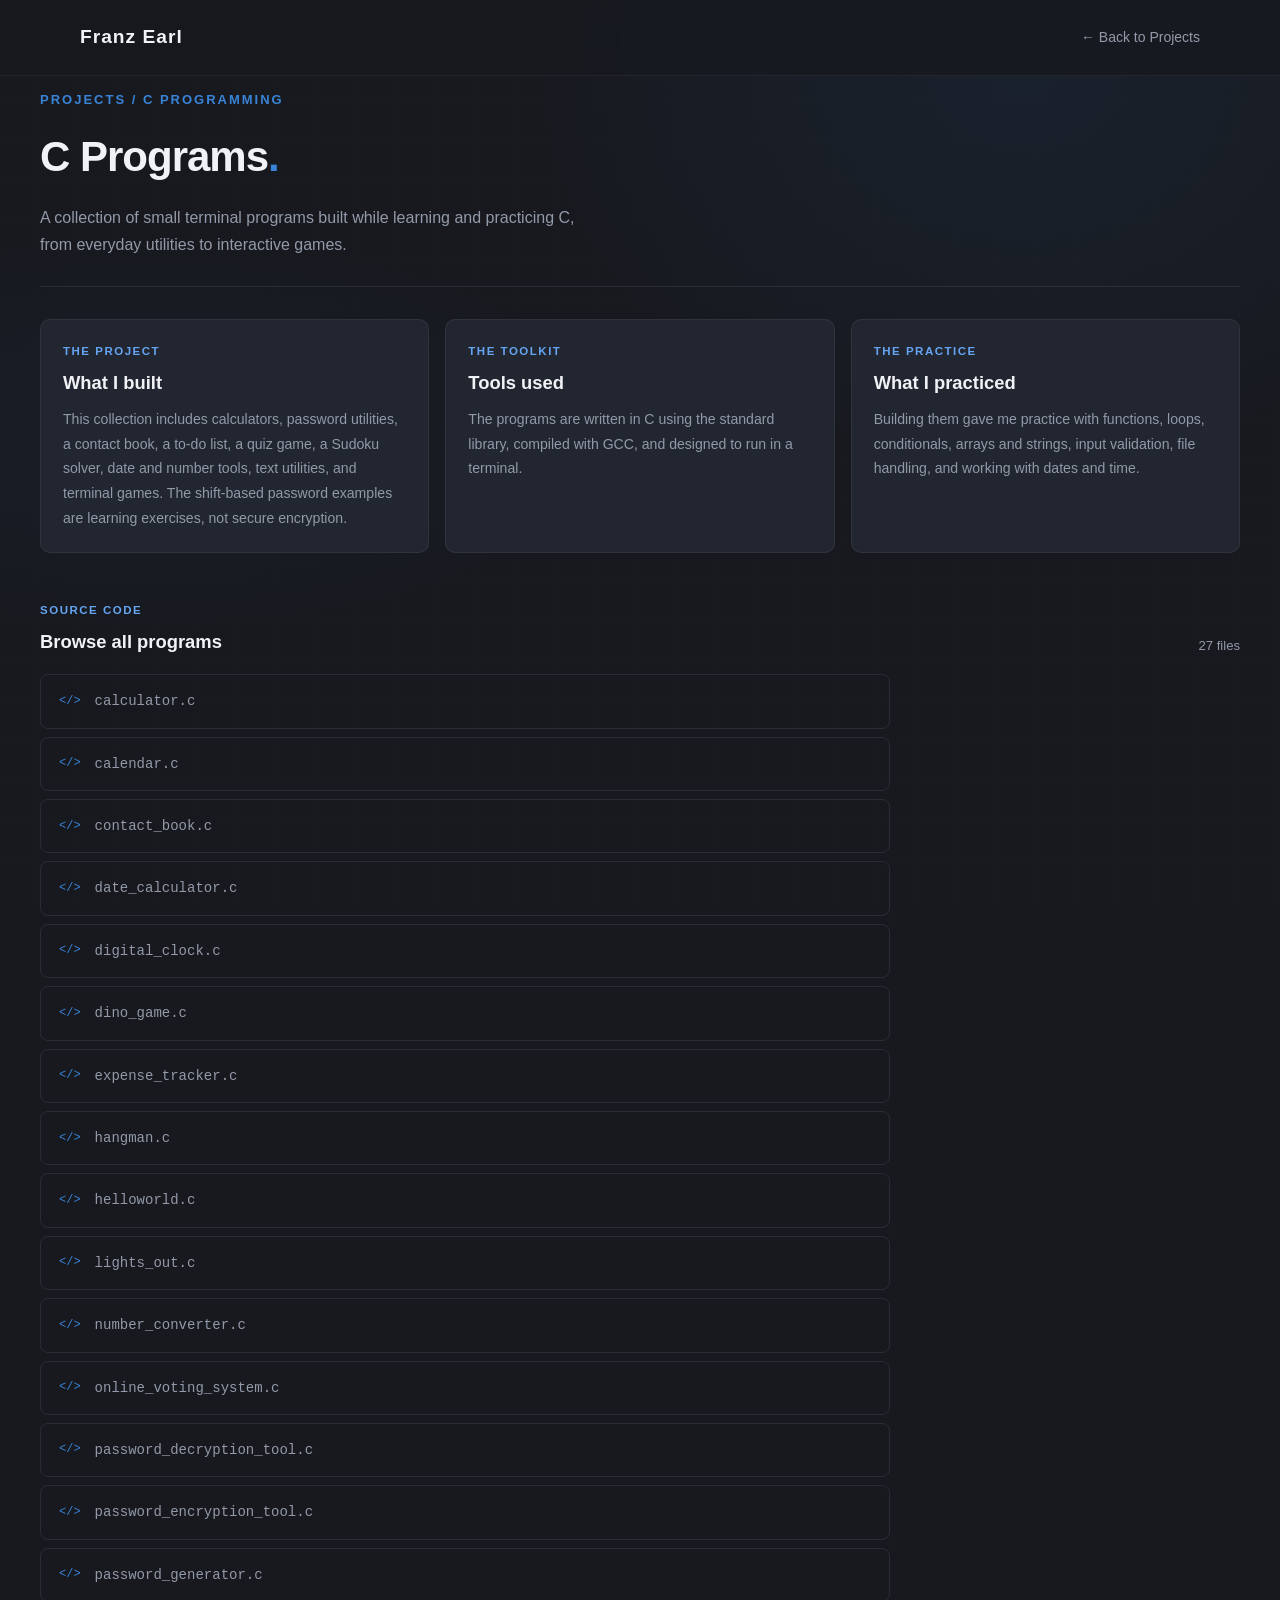
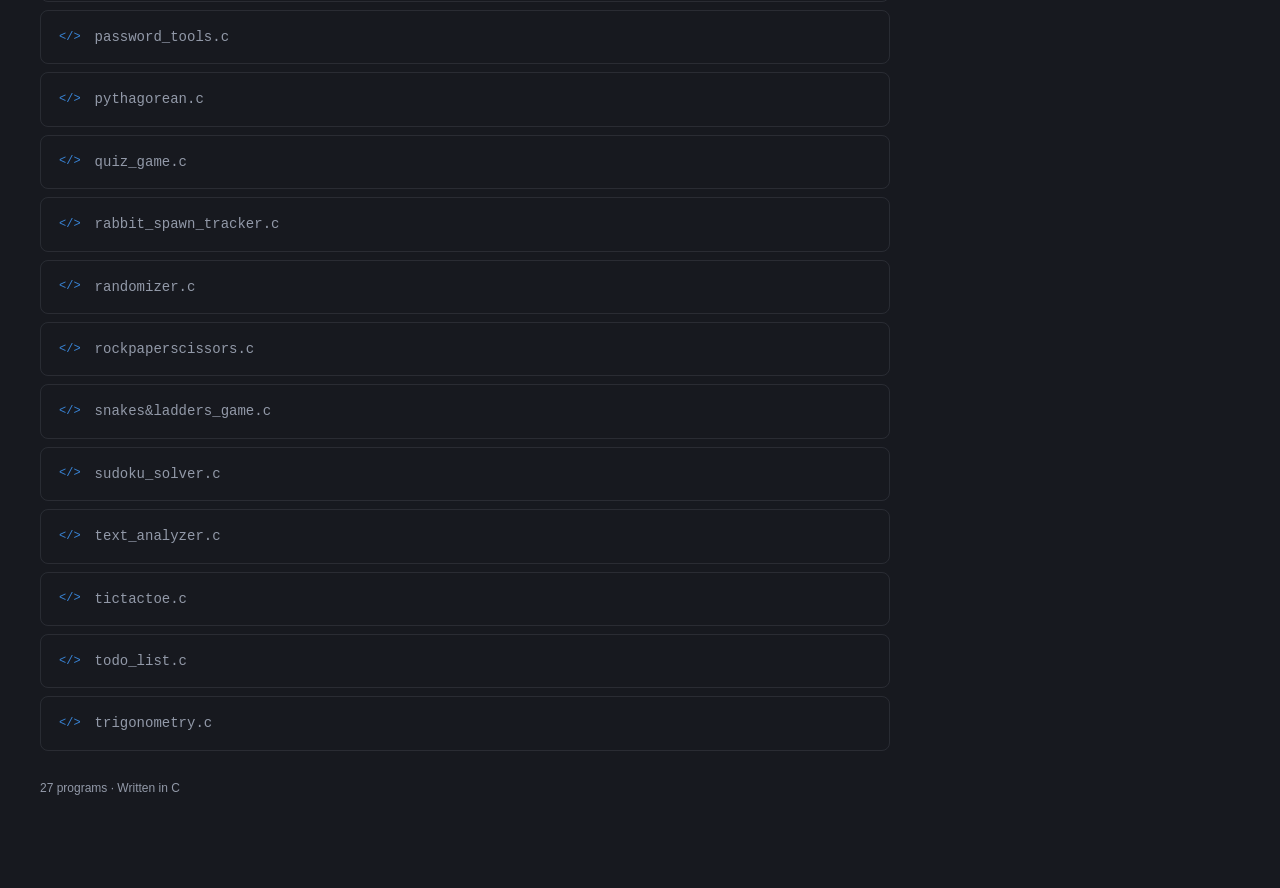
<file: projects/c-programs.html>
<!DOCTYPE html>
<html lang="en">
<head>
    <meta charset="UTF-8">
    <meta name="viewport" content="width=device-width, initial-scale=1.0">
    <meta name="description" content="Browse 27 C programs and experiments by Franz Earl Padal.">
    <meta name="theme-color" content="#17191F">
    <title>C Programs | Franz Earl</title>
    <link rel="stylesheet" href="../styles.css">
</head>
<body>
    <a class="skip-link" href="#main-content">Skip to main content</a>


    <header>
        <nav class="navbar">
            <a href="../index.html" class="logo">Franz Earl</a>
            <a href="../index.html#projects" class="back-link">← Back to Projects</a>
        </nav>
    </header>

    <main id="main-content" tabindex="-1">
        <section class="programs-page">
            <div class="programs-container">

                <div class="programs-heading">
                    <p class="section-label">PROJECTS / C PROGRAMMING</p>
                    <h1>C Programs<span>.</span></h1>
                    <p class="section-description">
                        A collection of small terminal programs built while learning and
                        practicing C, from everyday utilities to interactive games.
                    </p>
                </div>

                <section class="program-overview" aria-label="About this project">
                    <article class="program-overview-card">
                        <p class="program-overview-label">THE PROJECT</p>
                        <h2>What I built</h2>
                        <p>
                            This collection includes calculators, password utilities, a contact book, a to-do list, a quiz game, a Sudoku solver, date and number tools, text utilities, and terminal games. The shift-based password examples are learning exercises, not secure encryption.
                        </p>
                    </article>
                    <article class="program-overview-card">
                        <p class="program-overview-label">THE TOOLKIT</p>
                        <h2>Tools used</h2>
                        <p>
                            The programs are written in C using the standard library,
                            compiled with GCC, and designed to run in a terminal.
                        </p>
                    </article>
                    <article class="program-overview-card">
                        <p class="program-overview-label">THE PRACTICE</p>
                        <h2>What I practiced</h2>
                        <p>
                            Building them gave me practice with functions, loops,
                            conditionals, arrays and strings, input validation, file
                            handling, and working with dates and time.
                        </p>
                    </article>
                </section>

                <div class="program-list-heading">
                    <div>
                        <p class="program-overview-label">SOURCE CODE</p>
                        <h2>Browse all programs</h2>
                    </div>
                    <span>27 files</span>
                </div>

                <div class="file-list">
                    <a href="c-programs/calculator.c">calculator.c</a>
                    <a href="c-programs/calendar.c">calendar.c</a>
                    <a href="c-programs/contact_book.c">contact_book.c</a>
                    <a href="c-programs/date_calculator.c">date_calculator.c</a>
                    <a href="c-programs/digital_clock.c">digital_clock.c</a>
                    <a href="c-programs/dino_game.c">dino_game.c</a>
                    <a href="c-programs/expense_tracker.c">expense_tracker.c</a>
                    <a href="c-programs/hangman.c">hangman.c</a>
                    <a href="c-programs/helloworld.c">helloworld.c</a>
                    <a href="c-programs/lights_out.c">lights_out.c</a>
                    <a href="c-programs/number_converter.c">number_converter.c</a>
                    <a href="c-programs/online_voting_system.c">online_voting_system.c</a>
                    <a href="c-programs/password_decryption_tool.c">password_decryption_tool.c</a>
                    <a href="c-programs/password_encryption_tool.c">password_encryption_tool.c</a>
                    <a href="c-programs/password_generator.c">password_generator.c</a>
                    <a href="c-programs/password_tools.c">password_tools.c</a>
                    <a href="c-programs/pythagorean.c">pythagorean.c</a>
                    <a href="c-programs/quiz_game.c">quiz_game.c</a>
                    <a href="c-programs/rabbit_spawn_tracker.c">rabbit_spawn_tracker.c</a>
                    <a href="c-programs/randomizer.c">randomizer.c</a>
                    <a href="c-programs/rockpaperscissors.c">rockpaperscissors.c</a>
                    <a href="c-programs/snakes%26ladders_game.c">snakes&amp;ladders_game.c</a>
                    <a href="c-programs/sudoku_solver.c">sudoku_solver.c</a>
                    <a href="c-programs/text_analyzer.c">text_analyzer.c</a>
                    <a href="c-programs/tictactoe.c">tictactoe.c</a>
                    <a href="c-programs/todo_list.c">todo_list.c</a>
                    <a href="c-programs/trigonometry.c">trigonometry.c</a>
                </div>

                <footer>27 programs · Written in C</footer>

            </div>
        </section>
    </main>

</body>
</html>
</file>
<file: styles.css>
/* ---------- Global ---------- */

:root {

    --background: #17191F;

    --surface: #222630;

    --text-primary: #F0F2F5;

    --text-secondary: #9299A8;

    --accent: #3984D6;

    --accent-hover: #65A5F3;

}

* {

    margin: 0;

    padding: 0;

    box-sizing: border-box;

}

html {

    scroll-behavior: smooth;

}

*:focus-visible {

    outline: 2px solid var(--accent-hover);

    outline-offset: 4px;

}

body {

    background: var(--background);

    color: var(--text-primary);

    font-family: Arial, sans-serif;

    line-height: 1.6;

    background-image:

        radial-gradient(ellipse at 80% 8%, rgba(57, 132, 214, 0.08), transparent 34%),

        radial-gradient(ellipse at 12% 48%, rgba(57, 132, 214, 0.045), transparent 30%),

        repeating-linear-gradient(0deg, transparent 0 39px, rgba(255, 255, 255, 0.012) 40px),

        repeating-linear-gradient(90deg, transparent 0 39px, rgba(255, 255, 255, 0.012) 40px);

    background-attachment: fixed;

}

/* ---------- Navigation Bar ---------- */

header {

    width: 100%;

    position: fixed;

    top: 0;

    z-index: 100;

    background: rgba(23, 25, 31, 0.85);

    backdrop-filter: blur(12px);

    border-bottom: 1px solid rgba(255, 255, 255, 0.06);

}

.navbar {

    position: relative;

    max-width: 1200px;

    height: 75px;

    margin: auto;

    padding: 0 40px;

    display: flex;

    align-items: center;

    justify-content: space-between;

}

.logo {

    color: var(--text-primary);

    font-size: 1.2rem;

    font-weight: 700;

    text-decoration: none;

    letter-spacing: 1px;

}

.logo img {
    height: 65px;
    width: auto;
    display: block;
}

.nav-links {

    display: flex;

    align-items: center;

    gap: 35px;

    list-style: none;

}

.nav-links a {

    position: relative;

    color: var(--text-secondary);

    font-size: 0.95rem;

    text-decoration: none;

    transition: color 0.2s ease;

}

.nav-links a::after {

    position: absolute;

    right: 0;

    bottom: -5px;

    left: 0;

    height: 2px;

    background: var(--accent);

    content: "";

    transform: scaleX(0);

    transform-origin: left;

    transition: transform 0.2s ease;

}

.nav-links a:hover::after,

.nav-links a.active::after {

    transform: scaleX(1);

}

.nav-toggle {

    display: none;

    align-items: center;

    gap: 10px;

    padding: 8px 10px;

    border: 1px solid rgba(146, 153, 168, 0.3);

    border-radius: 6px;

    color: var(--text-primary);

    background: transparent;

    font: inherit;

    cursor: pointer;

}

.nav-toggle-icon {

    display: grid;

    gap: 4px;

}

.nav-toggle-icon span {

    width: 18px;

    height: 2px;

    border-radius: 2px;

    background: currentColor;

    transition: transform 0.2s ease, opacity 0.2s ease;

}

.menu-open .nav-toggle-icon span:first-child {

    transform: translateY(6px) rotate(45deg);

}

.menu-open .nav-toggle-icon span:nth-child(2) {

    opacity: 0;

}

.menu-open .nav-toggle-icon span:last-child {

    transform: translateY(-6px) rotate(-45deg);

}

.nav-links a.active {

    color: var(--accent-hover);

}

.nav-links a:hover {

    color: var(--accent-hover);

}

section {

    scroll-margin-top: 75px;

}

.section-label {
    color: var(--accent-hover);
    font-size: 0.85rem;
    font-weight: 600;
    letter-spacing: 3px;
    margin-bottom: 10px;
}

.skip-link {

    position: fixed;

    top: 12px;

    left: 12px;

    z-index: 101;

    padding: 9px 14px;

    border: 1px solid var(--accent-hover);

    border-radius: 6px;

    color: #fff;

    background: var(--accent);

    font-weight: 600;

    text-decoration: none;

    transform: translateY(calc(-100% - 16px));

}

.skip-link:focus-visible {

    transform: translateY(0);

}

#main-content {

    scroll-margin-top: 85px;

}

/* ---------- Hero Section ---------- */

.hero {

    min-height: 100vh;

    max-width: 1200px;

    margin: auto;

    padding: 100px 40px 45px;

    display: grid;

    grid-template-columns: minmax(0, 0.95fr) minmax(0, 1.05fr);

    align-items: center;

    gap: 32px;

}

.hero-content {

    max-width: 600px;

    animation: hero-enter 700ms ease-out both;

}

.hero .project-grid {

    grid-template-columns: minmax(0, 1fr);

}

.hero .project-carousel-controls {

    max-width: none;

}

.hero-greeting {

    color: var(--accent-hover);

    font-size: 0.9rem;

    font-weight: 600;

    letter-spacing: 3px;

    margin-bottom: 15px;

}

.hero h1 {

    font-size: clamp(2.4rem, 4.2vw, 3.5rem);

    line-height: 1.1;

    margin-bottom: 15px;

}

.hero h2 {

    color: var(--text-secondary);

    font-size: clamp(1.2rem, 3vw, 1.8rem);

    font-weight: 400;

    margin-bottom: 20px;

}

.hero-description {

    color: var(--text-secondary);

    max-width: 550px;

    margin-bottom: 35px;

}

@keyframes hero-enter {

    from {

        opacity: 0;

        transform: translateY(18px);

    }

    to {

        opacity: 1;

        transform: translateY(0);

    }

}

/* ---------- Hero Network Background ---------- */

.hero {

    position: relative;

    isolation: isolate;

    overflow: hidden;

}

.hero-network {

    position: absolute;

    inset: 0;

    z-index: -1;

    width: 100%;

    height: 100%;

    pointer-events: none;

    opacity: 0.78;

}

.hero-content,

.hero .project-carousel {

    position: relative;

    z-index: 1;

}

@media (max-width: 600px) {

    .hero-network {

        opacity: 0.48;

    }

}

@media (prefers-reduced-motion: reduce) {

    .hero-network {

        opacity: 0.38;

    }

}

/* ---------- Hero Buttons ---------- */

.hero-buttons {
    display: flex;
    gap: 15px;
    flex-wrap: wrap;
}

.hero-buttons a {
    display: inline-flex;
    align-items: center;
    justify-content: center;
    padding: 11px 24px;
    border: 1px solid transparent;
    border-radius: 6px;
    font-size: 0.95rem;
    font-weight: 600;
    text-decoration: none;

    transition:
        background-color 220ms ease,
        border-color 220ms ease,
        color 220ms ease,
        transform 220ms cubic-bezier(0.22, 1, 0.36, 1),
        box-shadow 220ms ease;
}

.hero-buttons a:hover {
    transform: translateY(-2px);
}

.hero-buttons a:active {
    transform: translateY(0) scale(0.97);
}

.btn-primary {
    background: var(--accent);
    color: white;
}

.btn-primary:hover {
    background: var(--accent-hover);
    box-shadow: 0 5px 16px rgba(57, 132, 214, 0.22);
}

.btn-secondary {
    border-color: var(--text-secondary);
    color: var(--text-primary);
}

.btn-secondary:hover {
    border-color: var(--accent-hover);
    color: var(--accent-hover);
    background: rgba(57, 132, 214, 0.08);
}

/* ---------- About Section ---------- */

.about {
    position: relative;
    overflow: hidden;
    padding: 120px 40px;
    background:
        radial-gradient(
            ellipse at 15% 50%,
            rgba(57, 132, 214, 0.055),
            transparent 55%
        ),
        var(--surface);
}

.about-container {
    max-width: 1120px;
    margin: auto;
}

/* Top composition */

.about-top {
    display: grid;
    grid-template-columns: 1fr 0.8fr;
    align-items: center;
    gap: 80px;
}

.about-title-group .section-label {
    margin-bottom: 18px;
}

.about-title-group h2 {
    font-size: clamp(2.7rem, 4.5vw, 4rem);
    line-height: 1.12;
    letter-spacing: -2px;
}

.about-title-group h2 span {
    color: var(--accent-hover);
}

.about-image {
    width: 100%;
    max-width: 340px;
    justify-self: end;
}

.about-image img {
    display: block;
    width: 100%;
    aspect-ratio: 1 / 1;
    object-fit: cover;
    border-radius: 12px;
}

/* Introduction */

.about-content {
    margin-top: 45px;
}

.about-text {
    max-width: none;
}

.about-text p {
    margin-bottom: 20px;
    color: var(--text-secondary);
    line-height: 1.95;
    font-size: 0.98rem;
}

/* Information rows */

.about-details {
    display: grid;
    grid-template-columns: repeat(3, minmax(0, 1fr));
    margin-top: 40px;
    border-top: 1px solid rgba(146, 153, 168, 0.2);
    border-bottom: 1px solid rgba(146, 153, 168, 0.2);
}

.detail-card {
    display: flex;
    flex-direction: column;
    gap: 9px;
    min-width: 0;
    padding: 22px 14px 22px 0;
    background: transparent;
    border: none;
    border-radius: 0;
}

.detail-card + .detail-card {
    padding-left: 18px;
    border-left: 1px solid rgba(146, 153, 168, 0.2);
}

.detail-label {
    color: var(--text-secondary);
    font: 0.68rem Consolas, monospace;
    letter-spacing: 0.5px;
}

.detail-value {
    color: var(--text-primary);
    font-size: 0.9rem;
    font-weight: 600;
}

/* ---------- About Responsive ---------- */

@media (max-width: 900px) {
    .about-top {
        gap: 40px;
    }
}

@media (max-width: 600px) {
    .about {
        padding: 90px 20px;
    }

    .about-top {
        grid-template-columns: 1fr;
        gap: 30px;
    }

    .about-title-group h2 {
        font-size: clamp(2.4rem, 10vw, 3.2rem);
    }

    .about-image {
        width: 100%;
        max-width: 260px;
        justify-self: end;
    }

    .about-image img {
        aspect-ratio: 16 / 9;
    }

    .about-details {
        grid-template-columns: 1fr;
    }

    .detail-card,
    .detail-card + .detail-card {
        padding: 17px 0;
        border-left: none;
    }

    .detail-card + .detail-card {
        border-top: 1px solid rgba(146, 153, 168, 0.15);
    }
}

/* ---------- Responsive ---------- */

@media (max-width: 600px) {

    .navbar {

        padding: 0 20px;

    }

    .nav-toggle {

        display: flex;

    }

    .nav-links {
        display: flex;
        position: absolute;
        top: calc(100%);
        right: 20px;
        left: auto;
        width: max-content;
        min-width: 0;
        padding: 8px;
        flex-direction: column;
        align-items: stretch;
        gap: 0;
    
        background: var(--surface);
        border: 1px solid rgba(255, 255, 255, 0.08);
        border-radius: 0 0 8px 8px;
        box-shadow: 0 12px 24px rgba(0, 0, 0, 0.25);
    
        opacity: 0;
        visibility: hidden;
        pointer-events: none;
        transform: translateY(-8px);
    
        transition:
            opacity 200ms ease,
            transform 200ms ease,
            visibility 200ms;
    }
    
    .navbar.menu-open .nav-links {
        opacity: 1;
        visibility: visible;
        pointer-events: auto;
        transform: translateY(0);
    }

    .navbar.menu-open .nav-links {

        display: flex;

    }

    .nav-links a {

        display: block;

        padding: 12px;

        font-size: 0.95rem;

    }

    .hero {

        padding-left: 20px;

        padding-right: 20px;

        padding-top: 105px;

        padding-bottom: 75px;

    }

    .hero h1 {

        font-size: clamp(2rem, 10vw, 3.25rem);

    }

}

/* ---------- Projects Section ---------- */

.projects {
    position: relative;
    isolation: isolate;
    overflow: hidden;
    padding: 100px 40px;
}

.projects .section-heading {
    margin-bottom: 35px;
}

.projects .section-heading h2 {
    font-size: 2.5rem;
}

.projects .section-description {
    max-width: 600px;
    margin-top: 10px;
    line-height: 1.8;
}

.projects-container {
    position: relative;
    z-index: 1;
    max-width: 1120px;
    margin: auto;
}

.section-description {

    color: var(--text-secondary);

    margin-top: 12px;

    max-width: 550px;

}

.project-grid {

    display: grid;

    grid-template-columns: repeat(auto-fit, minmax(280px, 1fr));

    gap: 25px;

}

.project-slide[hidden] {

    display: none;

}

.project-carousel-controls {

    max-width: 760px;

    margin: 18px auto 0;

    display: flex;

    align-items: center;

    gap: 12px;

}

.hero .project-carousel-controls {

    max-width: none;

}

.project-carousel-arrow {
    width: 34px;
    height: 34px;
    border: 1px solid rgba(146, 153, 168, 0.25);
    border-radius: 50%;
    color: var(--text-primary);
    background: transparent;
    cursor: pointer;

    transition:
        border-color 220ms ease,
        background-color 220ms ease,
        transform 220ms cubic-bezier(0.22, 1, 0.36, 1);
}

.project-carousel-arrow:hover {
    border-color: var(--accent);
    background: rgba(57, 132, 214, 0.12);
    transform: scale(1.08);
}

.project-carousel-arrow:active {
    transform: scale(0.94);
}

.project-carousel-dots {

    display: flex;

    align-items: center;

    gap: 7px;

}

.project-carousel-dot {
    width: 8px;
    height: 8px;
    padding: 0;
    border: 0;
    border-radius: 8px;
    background: #596273;
    cursor: pointer;

    transition:
        width 250ms cubic-bezier(0.22, 1, 0.36, 1),
        background-color 250ms ease,
        opacity 250ms ease;
}

.project-carousel-dot:hover {
    opacity: 0.8;
}

.project-carousel-dot[aria-current="true"] {
    width: 22px;
    background: var(--accent);
    opacity: 1;
}

.project-carousel-count {

    margin-left: auto;

    color: var(--text-secondary);

    font: 0.75rem Consolas, monospace;

}

.project-filters {
    display: flex;
    flex-wrap: wrap;
    gap: 10px;
    margin-bottom: 10px;
}

.project-filter {
    min-height: 38px;
    padding: 8px 15px;
    border: 1px solid rgba(146, 153, 168, 0.25);
    border-radius: 6px;
    color: var(--text-secondary);
    background: rgba(34, 38, 48, 0.55);
    font: inherit;
    font-size: 0.85rem;
    cursor: pointer;
    transition: border-color 0.2s ease,
                color 0.2s ease,
                background 0.2s ease;
}

.project-filter:hover {
    border-color: var(--accent-hover);
    color: var(--text-primary);
}

.project-filter[aria-pressed="true"] {
    border-color: var(--accent);
    color: var(--text-primary);
    background: rgba(57, 132, 214, 0.18);
}

.project-filter-status {
    min-height: 1.4em;
    margin-bottom: 18px;
    color: var(--text-secondary);
    font-size: 0.82rem;
}

#all-projects-grid .project-card[hidden] {

    display: none;

}

.project-card {

    overflow: hidden;

    background: var(--surface);

    border: 1px solid rgba(255, 255, 255, 0.06);

    border-radius: 10px;

    transition: transform 0.25s ease,

                border-color 0.25s ease;

}

.project-card-link {

    display: block;

    height: 100%;

    color: inherit;

    text-decoration: none;

}

.project-card:hover {

    transform: translateY(-5px);

    border-color: var(--accent);

    box-shadow: 0 14px 35px rgba(0, 0, 0, 0.2);

}

.project-card-link,

.project-card-link:visited,

.project-card-link:hover,

.project-card-link:active {

    color: inherit;

    text-decoration: none;

}

.project-image {

    position: relative;

    overflow: hidden;

    height: 190px;

    display: flex;

    align-items: center;

    justify-content: center;

    background:

        radial-gradient(ellipse at 50% 110%, rgba(57, 132, 214, 0.22), transparent 62%),

        #202632;

}

.project-image::before,

.project-image::after {

    content: "";

    position: absolute;

    border: 1px solid rgba(101, 165, 243, 0.1);

    border-radius: 50%;

}

.project-image::before {

    width: 270px;

    height: 270px;

}

.project-image::after {

    width: 340px;

    height: 340px;

}

.job-trends-preview {

    position: relative;

    z-index: 1;

    width: min(78%, 330px);

    padding: 14px;

    border: 1px solid rgba(146, 153, 168, 0.24);

    border-radius: 8px;

    background: rgba(23, 25, 31, 0.94);

    box-shadow: 0 16px 35px rgba(0, 0, 0, 0.32);

    color: var(--text-primary);

    text-align: left;

}

.labor-market-preview {

    position: relative;

    z-index: 1;

    width: min(78%, 330px);

    padding: 14px;

    border: 1px solid rgba(146, 153, 168, 0.24);

    border-radius: 8px;

    background: rgba(23, 25, 31, 0.94);

    box-shadow: 0 16px 35px rgba(0, 0, 0, 0.32);

    color: var(--text-primary);

    text-align: left;

}

.labor-preview-metric {

    display: flex;

    align-items: center;

    justify-content: space-between;

    margin-top: 13px;

    color: var(--text-secondary);

    font-size: 0.68rem;

}

.labor-preview-metric i {

    width: 34px;

    height: 8px;

    border-radius: 99px;

    background: #81c995;

}

.labor-preview-bars {

    height: 44px;

    display: flex;

    align-items: flex-end;

    gap: 8px;

    margin-top: 9px;

    border-bottom: 1px solid rgba(146, 153, 168, 0.3);

}

.labor-preview-bars i {

    flex: 1;

    height: 58%;

    border-radius: 3px 3px 0 0;

    background: linear-gradient(180deg, #62a5f3, rgba(98, 165, 243, 0.32));

}

.labor-preview-bars i:nth-child(2) {

    height: 76%;

}

.labor-preview-bars i:nth-child(3) {

    height: 92%;

}

.labor-preview-years {

    display: flex;

    justify-content: space-between;

    margin-top: 5px;

    color: var(--text-secondary);

    font: 0.62rem Consolas, monospace;

}

.job-preview-row {

    display: grid;

    grid-template-columns: 72px 1fr;

    align-items: center;

    gap: 10px;

    margin-top: 12px;

    color: var(--text-secondary);

    font-size: 0.68rem;

}

.job-preview-row i {

    height: 7px;

    width: var(--skill-width);

    border-radius: 99px;

    background: linear-gradient(90deg, var(--accent), var(--accent-hover));

}

.code-preview,

.dashboard-preview {

    position: relative;

    z-index: 1;

    width: min(78%, 330px);

    padding: 14px;

    border: 1px solid rgba(146, 153, 168, 0.24);

    border-radius: 8px;

    background: rgba(23, 25, 31, 0.92);

    box-shadow: 0 16px 35px rgba(0, 0, 0, 0.32);

    transition: transform 0.25s ease;

}

.project-card:hover .code-preview,

.project-card:hover .dashboard-preview {

    transform: translateY(-4px);

}

.code-preview {

    color: #d7e1ef;

    font: 0.72rem/1.65 Consolas, monospace;

    text-align: left;

}

.code-preview p {

    white-space: nowrap;

}

.code-preview p span {

    display: inline-block;

    width: 24px;

    color: #69778c;

}

.preview-window-bar {

    display: flex;

    gap: 5px;

    margin-bottom: 10px;

}

.preview-window-bar i,

.preview-heading i {

    width: 6px;

    height: 6px;

    border-radius: 50%;

    background: #66748a;

}

.preview-window-bar i:first-child {

    background: #e48d82;

}

.preview-window-bar i:nth-child(2) {

    background: #e5c27b;

}

.preview-window-bar i:last-child {

    background: #82c99a;

}

.dashboard-preview {

    padding: 12px;

}

.preview-heading {

    display: flex;

    align-items: center;

    justify-content: space-between;

    color: var(--text-primary);

    font-size: 0.65rem;

    font-weight: 700;

}

.preview-heading i {

    width: 21px;

    border-radius: 3px;

    background: rgba(101, 165, 243, 0.35);

}

.preview-stats {

    display: grid;

    grid-template-columns: repeat(3, 1fr);

    gap: 7px;

    margin: 11px 0;

}

.preview-stats i {

    height: 25px;

    border: 1px solid rgba(146, 153, 168, 0.12);

    border-radius: 4px;

    background: linear-gradient(180deg, rgba(101, 165, 243, 0.18), rgba(101, 165, 243, 0.03));

}

.preview-chart {

    height: 58px;

    display: flex;

    align-items: flex-end;

    justify-content: space-around;

    gap: 7px;

    padding: 5px 8px 0;

    border-bottom: 1px solid rgba(146, 153, 168, 0.18);

}

.preview-chart span {

    width: 11%;

    height: var(--bar-height);

    border-radius: 3px 3px 0 0;

    background: linear-gradient(180deg, #65a5f3, #3984d6);

}

.preview-grades {

    display: grid;

    gap: 7px;

}

.preview-grades span {

    position: relative;

    height: 5px;

    border-radius: 999px;

    background: rgba(146, 153, 168, 0.16);

}

.preview-grades span::before {

    content: "";

    position: absolute;

    inset: 0 auto 0 0;

    width: var(--grade-width);

    border-radius: inherit;

    background: linear-gradient(90deg, #3984d6, #65a5f3);

}

.project-info {

    padding: 25px;

}

.project-info h3 {

    font-size: 1.25rem;

    margin-bottom: 10px;

}

.project-info p {

    color: var(--text-secondary);

    font-size: 0.9rem;

    line-height: 1.7;

    margin-bottom: 20px;

}

.project-tags {

    display: flex;

    flex-wrap: wrap;

    gap: 8px;

    margin-bottom: 25px;

}

.project-tags span {

    padding: 5px 10px;

    background: rgba(57, 132, 214, 0.12);

    color: var(--accent-hover);

    border-radius: 4px;

    font-size: 0.75rem;

}

.project-link {

    color: var(--accent-hover);

    font-size: 0.9rem;

    font-weight: 600;

    text-decoration: none;

}

.project-link:hover {

    color: white;

}

/* ---------- Projects Responsive ---------- */

@media (max-width: 768px) {

    .hero {

        min-height: auto;

        padding: 120px 40px 90px;

        grid-template-columns: minmax(0, 680px);

        justify-content: center;

        gap: 50px;

    }

}

@media (max-width: 900px) {

    .project-grid {

        grid-template-columns: repeat(2, 1fr);

    }

    .hero .project-grid {

        grid-template-columns: minmax(0, 1fr);

    }

}

@media (max-width: 600px) {

    .projects {

        padding: 90px 20px;

    }

    .project-grid {

        grid-template-columns: 1fr;

    }

    .hero .project-grid {

        grid-template-columns: minmax(0, 1fr);

    }

    .project-image {

        height: 170px;

    }

}

/* ---------- Skills Section ---------- */

.skills {
    padding: 120px 40px;
    background: var(--surface);
}

.skills-container {
    max-width: 1120px;
    margin: auto;
}

.skills-grid {
    display: grid;
    margin-top: 45px;
    grid-template-columns: repeat(2, minmax(0, 1fr));
    gap: 25px;
}

.skill-heading {
    display: flex;
    align-items: baseline;
    gap: 12px;
    margin-bottom: 20px;
}

.skill-heading svg {
    width: 20px;
    height: 20px;
    flex-shrink: 0;
    color: var(--accent-hover);
    transform: translateY(3px);
}

.skill-heading h3 {
    font-size: 1.15rem;
    line-height: 1.4;
    margin: 0;
}

.skill-card {
    position: relative;
    overflow: hidden;
    padding: 30px;
    background: var(--background);
    border: 1px solid rgba(255, 255, 255, 0.06);
    border-radius: 10px;
    transition:
        transform 0.25s ease,
        border-color 0.25s ease;
}

.skill-card::before {
    content: "";
    position: absolute;
    top: 0;
    left: 0;
    width: 100%;
    height: 2px;
    background: linear-gradient(
        90deg,
        var(--accent),
        transparent 75%
    );
    opacity: 0.65;
}

.skill-card:hover {
    transform: translateY(-4px);
    border-color: var(--accent);
}

.skill-card h3 {
    font-size: 1.15rem;
    margin: 0;
}

.skill-list {
    display: flex;
    flex-wrap: wrap;
    gap: 10px;
}

.skill-list span {
    padding: 7px 12px;
    background: var(--surface);
    color: var(--text-secondary);
    border-radius: 5px;
    font-size: 0.85rem;
    transition:
        color 0.2s ease,
        background 0.2s ease;
}

.skill-card:hover .skill-list span {
    color: var(--text-primary);
}

/* ---------- Skills Responsive ---------- */

@media (max-width: 600px) {

    .skills {

        padding: 90px 20px;

    }

    .skills-grid {

        grid-template-columns: 1fr;

    }

}

/* ---------- Technology Marquee ---------- */

.tech-marquee {
    overflow: hidden;
    padding: 30px 0;
    background: var(--background);
    border-top: 1px solid rgba(255, 255, 255, 0.06);
    border-bottom: 1px solid rgba(255, 255, 255, 0.06);
}

.marquee-track {
    display: flex;
    width: max-content;
    animation: marquee-scroll 35s linear infinite;
}

.marquee-group {
    display: flex;
    align-items: center;
    gap: 80px;
    padding-right: 80px;
}

.marquee-group img {
    display: block;
    width: 36px;
    height: 36px;
    object-fit: contain;
    flex-shrink: 0;
    opacity: 1;
    filter: drop-shadow(0 0 5px rgba(240, 242, 245, 0.12));
    transition: transform 0.25s ease;
}

.marquee-group img:hover {
    transform: scale(1.2);
}

@keyframes marquee-scroll {
    from {
        transform: translateX(0);
    }

    to {
        transform: translateX(-50%);
    }
}

/* ---------- Contact Section ---------- */

.contact {

    padding: 120px 40px;

    background: var(--surface);

}

.contact-container {

    max-width: 1120px;

    margin: auto;

}

.contact-content {

    max-width: 650px;

}

.contact-content h3 {

    font-size: 1.8rem;

    margin-bottom: 15px;

}

.contact-content h3 span {

    color: var(--accent);

}

.contact-content p {

    color: var(--text-secondary);

    line-height: 1.8;

    margin-bottom: 30px;

}

.contact-links {

    display: grid;

    grid-template-columns: repeat(2, 1fr);

    gap: 12px;

}

.contact-link {

    position: relative;

    display: flex;

    flex-direction: column;

    gap: 6px;

    padding: 20px;

    background: var(--background);

    border: 1px solid rgba(146, 153, 168, 0.15);

    border-radius: 8px;

    text-decoration: none;

    transition: transform 0.2s, border-color 0.2s, background 0.2s;

}

.contact-link:hover {

    transform: translateY(-3px);

    background: #1D222C;

    border-color: var(--accent);

}

.contact-link-name {

    color: var(--text-primary);

    font-size: 15px;

    font-weight: 600;

}

.contact-link-description {

    color: var(--text-secondary);

    font-size: 13px;

}

.contact-link-arrow {

    position: absolute;

    top: 20px;

    right: 20px;

    color: var(--text-secondary);

    transition: color 0.2s, transform 0.2s;

}

.contact-link:hover .contact-link-arrow {

    color: var(--accent-hover);

    transform: translate(2px, -2px);

}

.reveal-on-scroll {
    opacity: 0;
    translate: 0 20px;
    transition:
        opacity 650ms ease var(--reveal-delay, 0ms),
        translate 650ms cubic-bezier(0.16, 1, 0.3, 1)
            var(--reveal-delay, 0ms);
}

.reveal-on-scroll.is-visible {
    opacity: 1;
    translate: 0 0;
}

/* ---------- Contact Responsive ---------- */

@media (max-width: 600px) {

    .contact {

        padding: 90px 20px;

    }

    .contact-links {

        grid-template-columns: 1fr;

    }

}

/* ---------- Footer ---------- */

.footer {

    padding: 30px 40px;

    background: var(--background);

    border-top: 1px solid rgba(146, 153, 168, 0.12);

}

.footer-container {

    max-width: 1120px;

    margin: auto;

    display: flex;

    align-items: center;

    justify-content: space-between;

    gap: 20px;

}

.footer p {

    color: var(--text-secondary);

    font-size: 0.85rem;

}

.footer a {

    display: inline-block;

    color: var(--text-secondary);

    font-size: 0.85rem;

    text-decoration: none;

    transition: color 0.2s ease, transform 0.2s ease;

}

.footer a:hover {

    color: var(--accent-hover);

    transform: translateY(-2px);

}

/* ---------- Footer Responsive ---------- */

@media (max-width: 600px) {

    .footer {

        padding: 25px 20px;

    }

    .footer-container {

        flex-direction: column;

        text-align: center;

    }

}

/* ---------- C Programs Page ---------- */

.programs-page {

    width: 100%;

    padding: 90px 40px;

}

.programs-container {

    max-width: 1200px;

    margin: 0 auto;

}

.programs-heading {

    margin-bottom: 32px;

    padding-bottom: 28px;

    border-bottom: 1px solid rgba(146, 153, 168, 0.15);

}

.programs-heading .section-label {

    margin-bottom: 12px;

    color: var(--accent);

    font-size: 13px;

    font-weight: 600;

    letter-spacing: 2px;

}

.programs-heading h1 {

    margin: 0;

    color: var(--text-primary);

    font-size: 42px;

    letter-spacing: -1px;

}

.programs-heading h1 span {

    color: var(--accent);

}

.programs-heading .section-description {

    margin-top: 14px;

    color: var(--text-secondary);

    font-size: 16px;

    line-height: 1.7;

}

.program-overview {

    display: grid;

    grid-template-columns: repeat(3, minmax(0, 1fr));

    gap: 16px;

    margin-bottom: 48px;

}

.program-overview-card {

    padding: 22px;

    background: var(--surface);

    border: 1px solid rgba(255, 255, 255, 0.06);

    border-radius: 10px;

}

.program-overview-label {

    color: var(--accent-hover);

    font-size: 0.72rem;

    font-weight: 700;

    letter-spacing: 1.5px;

}

.program-overview-card h2,

.program-list-heading h2 {

    margin-top: 7px;

    font-size: 1.15rem;

}

.program-overview-card > p:last-child {

    margin-top: 10px;

    color: var(--text-secondary);

    font-size: 0.88rem;

    line-height: 1.75;

}

.program-list-heading {

    display: flex;

    align-items: flex-end;

    justify-content: space-between;

    gap: 16px;

    margin-bottom: 18px;

}

.program-list-heading > span {

    color: var(--text-secondary);

    font-size: 0.82rem;

}

.programs-page .file-list {

    display: flex;

    flex-direction: column;

    gap: 8px;

    max-width: 850px;

}

.programs-page .file-list a {

    display: flex;

    align-items: center;

    padding: 15px 18px;

    color: var(--text-secondary);

    background: transparent;

    border: 1px solid rgba(146, 153, 168, 0.15);

    border-radius: 8px;

    font-family: Consolas, monospace;

    font-size: 14px;

    text-decoration: none;

    transition: background 0.2s, border-color 0.2s, color 0.2s;

}

.programs-page .file-list a::before {

    content: "</>";

    margin-right: 14px;

    color: var(--accent);

    font-size: 12px;

}

.programs-page .file-list a:hover {

    background: #2A303C;

    border-color: var(--accent);

    color: var(--text-primary);

}

.programs-page footer {

    margin-top: 28px;

    color: var(--text-secondary);

    font-size: 12px;

}

.back-link {

    color: var(--text-secondary);

    font-size: 14px;

    text-decoration: none;

    transition: color 0.2s;

}

.back-link:hover {

    color: var(--accent-hover);

}

@media (prefers-reduced-motion: reduce) {

    *,

    *::before,

    *::after {

        scroll-behavior: auto !important;

        animation-duration: 0.01ms !important;

        animation-iteration-count: 1 !important;

        transition-duration: 0.01ms !important;

    }

    .reveal-on-scroll {

        opacity: 1;

        transform: none;

    }

}

@media (max-width: 600px) {

    .programs-page {

        padding: 70px 20px;

    }

    .programs-heading h1 {

        font-size: 34px;

    }

    .program-overview {

        grid-template-columns: 1fr;

        gap: 12px;

        margin-bottom: 36px;

    }

    .program-overview-card {

        padding: 18px;

    }

}

@media (min-width: 601px) and (max-width: 900px) {

    .program-overview {

        grid-template-columns: repeat(2, minmax(0, 1fr));

    }

    .program-overview-card:last-child {

        grid-column: 1 / -1;

        width: min(100%, 420px);

        justify-self: center;

    }

}

@media (prefers-reduced-motion: reduce) {

    *,

    *::before,

    *::after {

        scroll-behavior: auto !important;

        animation-duration: 0.01ms !important;

        animation-iteration-count: 1 !important;

        transition-duration: 0.01ms !important;

    }

}

/* ---------- Portfolio Loading Screen ---------- */

.portfolio-loader {

    position: fixed;

    inset: 0;

    z-index: 1000;

    display: grid;

    place-items: center;

    padding: 24px;

    overflow: hidden;

    color: #EAF2FF;

    background:

        radial-gradient(ellipse at 50% 42%, rgba(31, 99, 178, 0.18), transparent 48%),

        #080F1D;

    opacity: 1;

    visibility: visible;

    transition: opacity 360ms ease, visibility 360ms ease;

}

.portfolio-loader::before,

.portfolio-loader::after {

    position: absolute;

    width: min(72vw, 680px);

    aspect-ratio: 1;

    border: 1px solid rgba(71, 151, 244, 0.08);

    border-radius: 50%;

    content: "";

    pointer-events: none;

}

.portfolio-loader::after {

    width: min(54vw, 500px);

    border-color: rgba(71, 151, 244, 0.06);

}

.portfolio-loader.is-hidden {

    opacity: 0;

    visibility: hidden;

    pointer-events: none;

}

.portfolio-loader-content {

    position: relative;

    z-index: 1;

    display: flex;

    width: min(100%, 390px);

    flex-direction: column;

    align-items: center;

    text-align: center;

}

.portfolio-loader-kicker {

    color: #8FA5C2;

    font-family: Consolas, monospace;

    font-size: 0.72rem;

    letter-spacing: 0.2em;

}

.portfolio-loader-kicker span {

    padding: 0 5px;

    color: #3984D6;

}

.portfolio-loader-visual {

    width: min(100%, 310px);

    margin: 22px 0 8px;

    overflow: visible;

}

.loader-grid-line {

    fill: none;

    stroke: rgba(144, 177, 215, 0.11);

    stroke-width: 1;

    stroke-dasharray: 2 6;

}

.loader-chart-line {

    fill: none;

    stroke: #3984D6;

    stroke-width: 2;

    stroke-linecap: round;

    stroke-linejoin: round;

    stroke-dasharray: 360;

    stroke-dashoffset: 360;

    animation: loader-chart-draw 1.8s ease-out infinite alternate;

}

.loader-network-line {

    fill: none;

    stroke: rgba(101, 165, 243, 0.4);

    stroke-width: 1;

}

.loader-node {

    fill: #65A5F3;

    stroke: #0A1424;

    stroke-width: 3;

}

.loader-node-pulse {

    transform-box: fill-box;

    transform-origin: center;

    animation: loader-node-pulse 1.4s ease-in-out infinite;

}

.portfolio-loader-title {

    margin-top: 12px;

    color: #EAF2FF;

    font-size: clamp(1.15rem, 4vw, 1.45rem);

    font-weight: 600;

    letter-spacing: 0.01em;

}

.portfolio-loader-title span {

    color: #65A5F3;

}

.portfolio-loader-track {

    width: 112px;

    height: 2px;

    margin-top: 25px;

    overflow: hidden;

    background: rgba(101, 165, 243, 0.16);

}

.portfolio-loader-track span {

    display: block;

    width: 38%;

    height: 100%;

    background: #65A5F3;

    box-shadow: 0 0 12px rgba(101, 165, 243, 0.8);

    animation: loader-track 1.2s ease-in-out infinite;

}

.portfolio-loader-status {

    margin-top: 11px;

    color: #8FA5C2;

    font-family: Consolas, monospace;

    font-size: 0.68rem;

    letter-spacing: 0.08em;

}

@keyframes loader-chart-draw {

    to { stroke-dashoffset: 0; }

}

@keyframes loader-node-pulse {

    50% { opacity: 0.52; transform: scale(0.78); }

}

@keyframes loader-track {

    from { transform: translateX(-110%); }

    to { transform: translateX(280%); }

}

@media (prefers-reduced-motion: reduce) {

    .portfolio-loader,

    .portfolio-loader * {

        animation: none !important;

        transition-duration: 0.01ms !important;

    }

    .loader-chart-line {

        stroke-dashoffset: 0;

    }

}


/* ---------- Projects Network Motif ---------- */

.projects-network {
    position: absolute;
    inset: 0;
    z-index: -1;
    width: 100%;
    height: 100%;
    pointer-events: none;
    opacity: 0.68;
}

.projects-container {
    position: relative;
    z-index: 1;
}

/* A restrained lift lets the network remain visible around the cards. */
.projects .project-card {
    position: relative;
    transition: transform 250ms ease, border-color 250ms ease, box-shadow 250ms ease;
}

.projects .project-card:hover,
.projects .project-card:focus-within {
    border-color: rgba(101, 165, 243, 0.72);
    box-shadow: 0 12px 34px rgba(0, 0, 0, 0.22), 0 0 0 1px rgba(57, 132, 214, 0.08);
}

@media (max-width: 600px) {
    .projects-network {
        opacity: 0.42;
    }
}

@media (prefers-reduced-motion: reduce) {
    .projects-network {
        opacity: 0.34;
    }
}


/* ---------- Project-to-network interaction ---------- */
.projects .project-card {
    position: relative;
    transition: transform 240ms ease, border-color 240ms ease, box-shadow 240ms ease;
}

.projects .project-card::after {
    content: "";
    position: absolute;
    top: 13px;
    right: 16px;
    width: 6px;
    height: 6px;
    border: 1px solid rgba(101, 165, 243, 0.55);
    border-radius: 50%;
    background: rgba(57, 132, 214, 0.28);
    opacity: 0.55;
    pointer-events: none;
    transition: background 220ms ease, box-shadow 220ms ease, opacity 220ms ease;
}

.projects .project-card.is-network-active {
    z-index: 2;
    border-color: rgba(101, 165, 243, 0.55);
    box-shadow: 0 0 0 1px rgba(101, 165, 243, 0.07), 0 0 14px rgba(57, 132, 214, 0.08);
    transform: translateY(-2px);
}

.projects .project-card.is-network-active::after {
    opacity: 1;
    background: #65A5F3;
    box-shadow: 0 0 0 3px rgba(57, 132, 214, 0.08), 0 0 7px rgba(101, 165, 243, 0.45);
}

@media (hover: none), (max-width: 700px) {
    .projects .project-card.is-network-active { transform: none; }
}

@media (prefers-reduced-motion: reduce) {
    .projects .project-card,
    .projects .project-card::after {
        transition: none;
    }
}


/* ---------- Projects Card Refinement ---------- */

/* Keep cards in each grid row visually consistent. */
#all-projects-grid {
    align-items: stretch;
    gap: 25px;
}

#all-projects-grid .project-card {
    display: flex;
    min-width: 0;
    height: 100%;
    background: rgba(34, 38, 48, 0.94);
}

/* Make the preview area consistent across project types. */
#all-projects-grid .project-card-link {
    display: flex;
    flex-direction: column;
    width: 100%;
    min-height: 100%;
}

#all-projects-grid .project-image {
    flex: 0 0 195px;
    height: 195px;
    padding: 18px;
    background:
        radial-gradient(
            ellipse at 50% 110%,
            rgba(57, 132, 214, 0.24),
            transparent 65%
        ),
        #202632;
    border-bottom: 1px solid rgba(255, 255, 255, 0.045);
}

/* Give all preview types a little more room. */
#all-projects-grid .code-preview,
#all-projects-grid .dashboard-preview,
#all-projects-grid .job-trends-preview,
#all-projects-grid .labor-market-preview {
    width: min(84%, 340px);
}

/* Organize the information vertically. */
#all-projects-grid .project-info {
    display: flex;
    flex: 1;
    flex-direction: column;
    align-items: flex-start;
    padding: 23px 24px 24px;
}

#all-projects-grid .project-info h3 {
    margin-bottom: 10px;
    font-size: 1.2rem;
    line-height: 1.35;
    letter-spacing: -0.2px;
}

#all-projects-grid .project-info p {
    margin-bottom: 18px;
    font-size: 0.88rem;
    line-height: 1.7;
}

/* Make technology tags quieter and more compact. */
#all-projects-grid .project-tags {
    gap: 7px;
    margin-top: 2px;
    margin-bottom: 22px;
}

#all-projects-grid .project-tags span {
    padding: 4px 9px;
    border: 1px solid rgba(101, 165, 243, 0.12);
    border-radius: 4px;
    background: rgba(57, 132, 214, 0.09);
    font-size: 0.72rem;
}

/* Align project links toward the bottom of every card. */
#all-projects-grid .project-link {
    display: inline-flex;
    align-items: center;
    gap: 8px;
    margin-top: auto;
    font-size: 0.86rem;
    transition: color 0.2s ease, gap 0.2s ease;
}

#all-projects-grid .project-link span {
    display: inline-block;
    transition: transform 0.2s ease;
}

#all-projects-grid .project-card:hover .project-link {
    gap: 12px;
}

#all-projects-grid .project-card:hover .project-link span {
    transform: translate(2px, -2px);
}

/* Consistent preview hover behavior. */
#all-projects-grid .project-card:hover .job-trends-preview,
#all-projects-grid .project-card:hover .labor-market-preview {
    transform: translateY(-4px);
}

#all-projects-grid .job-trends-preview,
#all-projects-grid .labor-market-preview {
    transition: transform 0.25s ease;
}

/* Responsive adjustments. */
@media (max-width: 600px) {
    #all-projects-grid {
        gap: 20px;
    }

    #all-projects-grid .project-image {
        flex-basis: 180px;
        height: 180px;
    }

    #all-projects-grid .project-info {
        padding: 21px;
    }
}

@media (prefers-reduced-motion: reduce) {
    #all-projects-grid .project-link,
    #all-projects-grid .project-link::after,
    #all-projects-grid .job-trends-preview,
    #all-projects-grid .labor-market-preview {
        transition: none;
    }
}

/* ========================================
   Project Preview Refinements
======================================== */

/* Shared preview heading */
#all-projects-grid .preview-heading {
    display: flex;
    align-items: center;
    justify-content: space-between;
    gap: 12px;
    margin-bottom: 18px;
    color: var(--text-primary);
    font-size: 0.72rem;
    font-weight: 600;
    letter-spacing: 0.02em;
}

#all-projects-grid .preview-heading i {
    width: 7px;
    height: 7px;
    flex-shrink: 0;
    border-radius: 50%;
    background: #55B98A;
    box-shadow: 0 0 8px rgba(85, 185, 138, 0.4);
}


/* ----------------------------------------
   1. C Programs — Code Editor
---------------------------------------- */

#all-projects-grid .code-preview {
    padding: 16px 18px;
    text-align: left;
}

#all-projects-grid .preview-window-bar {
    display: flex;
    gap: 6px;
    margin-bottom: 16px;
}

#all-projects-grid .preview-window-bar i {
    width: 7px;
    height: 7px;
    border-radius: 50%;
}

#all-projects-grid .code-preview p {
    display: flex;
    gap: 14px;
    margin: 5px 0;
    color: #C6CEDB;
    font-family: Consolas, monospace;
    font-size: 0.65rem;
    line-height: 1.5;
    white-space: nowrap;
}

#all-projects-grid .code-preview p span {
    min-width: 14px;
    color: #657187;
    text-align: right;
}

#all-projects-grid .code-preview p:nth-of-type(1) {
    color: #78B9E8;
}

#all-projects-grid .code-preview p:nth-of-type(2) {
    color: #C792EA;
}

#all-projects-grid .code-preview p:nth-of-type(3) {
    color: #D6C17A;
}

#all-projects-grid .code-preview p:nth-of-type(4) {
    color: #C792EA;
}


/* ----------------------------------------
   2. Expense Insights — Bar Chart
---------------------------------------- */

#all-projects-grid .preview-chart {
    position: relative;
    display: flex;
    align-items: flex-end;
    justify-content: space-around;
    height: 88px;
    padding: 10px 12px 0;
    border-bottom: 1px solid rgba(255, 255, 255, 0.12);
    background:
        repeating-linear-gradient(
            to bottom,
            transparent 0,
            transparent 21px,
            rgba(255, 255, 255, 0.06) 22px
        );
}

#all-projects-grid .preview-chart span {
    width: 9%;
    height: var(--bar-height);
    min-height: 8px;
    border-radius: 4px 4px 0 0;
    background: linear-gradient(
        to top,
        #2868AD,
        #65A5F3
    );
    box-shadow: 0 0 10px rgba(57, 132, 214, 0.12);
    transition: height 0.3s ease, filter 0.3s ease;
}

#all-projects-grid .project-card:hover .preview-chart span {
    filter: brightness(1.15);
}


/* ----------------------------------------
   3. Study Performance — Grade Bars
---------------------------------------- */

#all-projects-grid .preview-grades {
    display: flex;
    flex-direction: column;
    gap: 11px;
    padding: 4px 0;
}

#all-projects-grid .preview-grades span {
    position: relative;
    display: block;
    width: 100%;
    height: 9px;
    overflow: hidden;
    border-radius: 10px;
    background: rgba(255, 255, 255, 0.08);
}

#all-projects-grid .preview-grades span::before {
    content: "";
    display: block;
    width: var(--grade-width);
    height: 100%;
    border-radius: inherit;
    background: linear-gradient(
        90deg,
        #397FC5,
        #79B7F3
    );
    box-shadow: 0 0 8px rgba(57, 132, 214, 0.2);
}


/* ----------------------------------------
   4. Job Skills — Skill Comparison
---------------------------------------- */

#all-projects-grid .job-trends-preview {
    padding: 20px;
}

#all-projects-grid .job-preview-row {
    display: grid;
    grid-template-columns: 65px 1fr;
    align-items: center;
    gap: 12px;
    margin-top: 15px;
}

#all-projects-grid .job-preview-row span {
    color: #B9C4D4;
    font-family: Consolas, monospace;
    font-size: 0.68rem;
}

#all-projects-grid .job-preview-row i {
    position: relative;
    display: block;
    width: 100%;
    height: 7px;
    overflow: hidden;
    border-radius: 10px;
    background: rgba(255, 255, 255, 0.09);
}

#all-projects-grid .job-preview-row i::before {
    content: "";
    display: block;
    width: var(--skill-width);
    height: 100%;
    border-radius: inherit;
    background: linear-gradient(
        90deg,
        #2868AD,
        #65A5F3
    );
}


/* ----------------------------------------
   5. Labor Market — Sector Visualization
---------------------------------------- */

#all-projects-grid .labor-market-preview {
    padding: 20px;
}

#all-projects-grid .labor-preview-metric {
    display: flex;
    align-items: center;
    justify-content: space-between;
    margin-bottom: 12px;
    color: var(--text-secondary);
    font-size: 0.65rem;
}

#all-projects-grid .labor-preview-metric i {
    width: 35px;
    height: 5px;
    border-radius: 5px;
    background: rgba(101, 165, 243, 0.65);
}

#all-projects-grid .labor-preview-bars {
    display: flex;
    align-items: flex-end;
    justify-content: space-around;
    gap: 18px;
    height: 76px;
    padding: 8px 18px 0;
    border-bottom: 1px solid rgba(255, 255, 255, 0.12);
    background:
        repeating-linear-gradient(
            to bottom,
            transparent 0,
            transparent 24px,
            rgba(255, 255, 255, 0.05) 25px
        );
}

#all-projects-grid .labor-preview-bars i {
    flex: 1;
    max-width: 34px;
    height: 65%;
    border-radius: 4px 4px 0 0;
    background: linear-gradient(
        to top,
        #2868AD,
        #65A5F3
    );
}

#all-projects-grid .labor-preview-bars i:nth-child(2) {
    height: 90%;
    opacity: 0.85;
}

#all-projects-grid .labor-preview-bars i:nth-child(3) {
    height: 48%;
    opacity: 0.7;
}

#all-projects-grid .labor-preview-years {
    display: flex;
    justify-content: space-between;
    margin-top: 8px;
    color: var(--text-secondary);
    font-family: Consolas, monospace;
    font-size: 0.58rem;
}


/* ----------------------------------------
   Reduced Motion
---------------------------------------- */

@media (prefers-reduced-motion: reduce) {
    #all-projects-grid .preview-chart span {
        transition: none;
    }
}

/* ========================================
   Custom Cursor
======================================== */

@media (hover: hover) and (pointer: fine) and (prefers-reduced-motion: no-preference) {

    body.has-custom-cursor,
    body.has-custom-cursor * {
        cursor: none !important;
    }

    .custom-cursor-dot,
    .custom-cursor-particle {
        position: fixed;
        top: 0;
        left: 0;
        z-index: 2000;
        border-radius: 50%;
        pointer-events: none;
        opacity: 0;
        transform: translate(-50%, -50%);
        will-change: transform, opacity;
    }

    .custom-cursor-dot {
        width: 9px;
        height: 9px;
        background: var(--accent-hover);
        box-shadow: 0 0 9px rgba(101, 165, 243, 0.7);
        transition: opacity 150ms ease, box-shadow 180ms ease;
    }

    .custom-cursor-dot.is-visible {
        opacity: 1;
    }

    .custom-cursor-dot.is-hovering {
        box-shadow:
            0 0 10px rgba(101, 165, 243, 0.9),
            0 0 18px rgba(57, 132, 214, 0.45);
    }

    .custom-cursor-dot.is-clicking {
        box-shadow:
            0 0 13px rgba(101, 165, 243, 1),
            0 0 22px rgba(57, 132, 214, 0.55);
    }

    .custom-cursor-particle {
        background: var(--accent);
        box-shadow: 0 0 7px rgba(57, 132, 214, 0.45);
    }
}

/* ---------- Projects Card Visual Refinement ---------- */

#all-projects-grid .project-card {
    position: relative;
    overflow: hidden;
    border: 1px solid rgba(146, 153, 168, 0.18);
    border-radius: 10px;
    background: linear-gradient(
        145deg,
        rgba(38, 43, 55, 0.98),
        rgba(30, 34, 44, 0.98)
    );
    box-shadow: 0 8px 24px rgba(0, 0, 0, 0.12);
    transition:
        border-color 0.25s ease,
        box-shadow 0.25s ease,
        transform 0.25s ease;
}

#all-projects-grid .project-card {
    transition:
        opacity 350ms cubic-bezier(0.22, 1, 0.36, 1) var(--filter-delay, 0ms),
        translate 350ms cubic-bezier(0.22, 1, 0.36, 1) var(--filter-delay, 0ms);
}

#all-projects-grid .project-card.filter-hidden {
    opacity: 0;
    translate: 0 16px;
    pointer-events: none;
}

#all-projects-grid .project-card:hover,
#all-projects-grid .project-card:focus-within {
    border-color: rgba(101, 165, 243, 0.65);
    box-shadow:
        0 12px 30px rgba(0, 0, 0, 0.22),
        0 0 18px rgba(57, 132, 214, 0.08);
}

#all-projects-grid .project-image {
    height: 210px;
    flex-basis: 210px;
    border-bottom: 1px solid rgba(146, 153, 168, 0.14);
    background:
        radial-gradient(
            ellipse at 50% 100%,
            rgba(57, 132, 214, 0.13),
            transparent 70%
        ),
        rgba(19, 22, 29, 0.75);
}

#all-projects-grid .project-info {
    padding: 24px;
}

#all-projects-grid .project-info h3 {
    font-size: 1.15rem;
    line-height: 1.4;
    letter-spacing: -0.02em;
}

#all-projects-grid .project-info p {
    margin-top: 10px;
    line-height: 1.7;
}

#all-projects-grid .project-tags {
    gap: 7px;
    margin-top: 18px;
}

#all-projects-grid .project-tags span {
    padding: 5px 9px;
    border: 1px solid rgba(146, 153, 168, 0.14);
    border-radius: 5px;
    background: rgba(146, 153, 168, 0.07);
}

#all-projects-grid .project-link {
    display: flex;
    align-items: center;
    justify-content: space-between;
    padding-top: 16px;
    margin-top: auto;
    border-top: 1px solid rgba(146, 153, 168, 0.13);
}

#all-projects-grid .project-link span {
    display: inline-flex;
    align-items: center;
    justify-content: center;
    width: 28px;
    height: 28px;
    border: 1px solid rgba(101, 165, 243, 0.3);
    border-radius: 50%;
    transition:
        background 0.2s ease,
        transform 0.2s ease;
}

#all-projects-grid .project-card:hover .project-link span {
    background: rgba(57, 132, 214, 0.18);
    transform: translate(2px, -2px);
}

@media (max-width: 600px) {
    #all-projects-grid .project-image {
        height: 190px;
        flex-basis: 190px;
    }

    #all-projects-grid .project-info {
        padding: 20px;
    }
}

@media (prefers-reduced-motion: reduce) {
    #all-projects-grid .project-card,
    #all-projects-grid .project-link span {
        transition: none;
    }
}

/* ---------- Reduced Motion ---------- */

@media (prefers-reduced-motion: reduce) {
    html {
        scroll-behavior: auto;
    }
}
</file>
<file: projects/expense-insights/styles.css>
.expense-dashboard {
    min-height: 100vh;
    padding: 120px 40px 72px;
}

.dashboard-container {
    max-width: 1120px;
    margin: 0 auto;
}

.dashboard-heading {
    max-width: 760px;
    margin-bottom: 32px;
}

.dashboard-eyebrow,
.chart-eyebrow {
    color: var(--accent-hover);
    font-size: 0.78rem;
    font-weight: 700;
    letter-spacing: 2px;
}

.dashboard-heading h1 {
    margin: 10px 0 12px;
    font-size: clamp(2.2rem, 5vw, 3.5rem);
    line-height: 1.15;
}

.dashboard-heading h1 span {
    color: var(--accent-hover);
}

.dashboard-intro,
.privacy-note,
.dashboard-footnote {
    color: var(--text-secondary);
}

.dashboard-intro {
    max-width: 620px;
}

.dashboard-toolbar {
    padding: 20px;
    background: var(--surface);
    border: 1px solid rgba(255, 255, 255, 0.07);
    border-radius: 10px;
}

.data-actions {
    display: flex;
    flex-wrap: wrap;
    align-items: center;
    gap: 10px;
}

.import-preview {
    margin-top: 16px;
    padding: 16px;
    border: 1px solid rgba(146, 153, 168, 0.25);
    border-radius: 8px;
    background: rgba(146, 153, 168, 0.04);
}

.import-preview[hidden] {
    display: none;
}

.import-preview h2 {
    font-size: 1rem;
}

.import-preview > p {
    margin-top: 8px;
    color: var(--text-secondary);
    font-size: 0.86rem;
}

.import-preview .import-preview-warning {
    color: #ffd27a;
}

.import-preview-rows {
    display: grid;
    gap: 6px;
    max-height: 220px;
    margin: 12px 0;
    padding-left: 22px;
    overflow-y: auto;
    color: var(--text-secondary);
    font-size: 0.82rem;
}

.import-preview-actions {
    display: flex;
    flex-wrap: wrap;
    gap: 8px;
    margin-top: 12px;
}

.saved-data-actions {
    display: flex;
    flex-wrap: wrap;
    align-items: center;
    gap: 14px;
    margin-top: 14px;
}

.remember-data-option {
    display: inline-flex;
    align-items: center;
    gap: 8px;
    min-height: 42px;
    color: var(--text-secondary);
    font-size: 0.88rem;
    cursor: pointer;
}

.remember-data-option input {
    accent-color: var(--accent);
}

.remember-data-option:focus-within {
    outline: 2px solid var(--accent-hover);
    outline-offset: 3px;
}

.expense-filters {
    display: flex;
    flex-wrap: wrap;
    gap: 14px;
    margin-top: 16px;
}

.expense-filter {
    display: grid;
    gap: 6px;
    color: var(--text-secondary);
    font-size: 0.82rem;
    font-weight: 600;
}

.expense-filter select {
    min-width: 180px;
    min-height: 40px;
    padding: 8px 32px 8px 11px;
    border: 1px solid rgba(146, 153, 168, 0.3);
    border-radius: 6px;
    color: var(--text-primary);
    background: var(--surface);
    font: inherit;
    font-weight: 400;
}

.expense-filter select:focus-visible {
    outline: 2px solid var(--accent-hover);
    outline-offset: 3px;
}

.monthly-budget {
    margin-top: 20px;
    padding: 16px;
    border: 1px solid rgba(146, 153, 168, 0.18);
    border-radius: 8px;
    background: rgba(146, 153, 168, 0.04);
}

.monthly-budget-heading {
    display: flex;
    flex-wrap: wrap;
    align-items: flex-end;
    justify-content: space-between;
    gap: 14px;
}

.monthly-budget-heading h2 {
    margin-top: 4px;
    font-size: 1.05rem;
}

.budget-input {
    display: grid;
    gap: 6px;
    color: var(--text-secondary);
    font-size: 0.82rem;
    font-weight: 600;
}

.budget-input input {
    width: 180px;
    min-height: 40px;
    padding: 8px 11px;
    border: 1px solid rgba(146, 153, 168, 0.3);
    border-radius: 6px;
    color: var(--text-primary);
    background: var(--surface);
    font: inherit;
    font-weight: 400;
}

.budget-input input:focus-visible {
    outline: 2px solid var(--accent-hover);
    outline-offset: 3px;
}

.monthly-budget progress {
    display: block;
    width: 100%;
    height: 10px;
    margin-top: 14px;
    overflow: hidden;
    border: 0;
    border-radius: 999px;
    background: rgba(146, 153, 168, 0.16);
    accent-color: var(--accent-hover);
}

.monthly-budget progress[hidden] {
    display: none;
}

.monthly-budget progress::-webkit-progress-bar {
    border-radius: 999px;
    background: rgba(146, 153, 168, 0.16);
}

.monthly-budget progress::-webkit-progress-value {
    border-radius: 999px;
    background: linear-gradient(90deg, var(--accent), var(--accent-hover));
}

.monthly-budget progress::-moz-progress-bar {
    border-radius: 999px;
    background: linear-gradient(90deg, var(--accent), var(--accent-hover));
}

.budget-status {
    margin-top: 10px;
    color: var(--text-secondary);
    font-size: 0.86rem;
}

.budget-note {
    margin-top: 4px;
    color: var(--text-secondary);
    font-size: 0.76rem;
}

.upload-button,
.secondary-button {
    min-height: 42px;
    display: inline-flex;
    align-items: center;
    justify-content: center;
    padding: 9px 15px;
    border: 1px solid rgba(146, 153, 168, 0.3);
    border-radius: 6px;
    color: var(--text-primary);
    background: transparent;
    font: inherit;
    font-size: 0.9rem;
    text-decoration: none;
    cursor: pointer;
}

.upload-button {
    border-color: var(--accent);
    background: var(--accent);
    font-weight: 600;
}

.upload-button:hover {
    background: var(--accent-hover);
}

.secondary-button:hover {
    border-color: var(--accent-hover);
    color: var(--accent-hover);
}

#csv-file {
    position: absolute;
    width: 1px;
    height: 1px;
    overflow: hidden;
    clip: rect(0, 0, 0, 0);
    white-space: nowrap;
    clip-path: inset(50%);
}

#csv-file:focus-visible + .upload-button {
    outline: 2px solid var(--accent-hover);
    outline-offset: 3px;
}

.privacy-note {
    margin-top: 12px;
    font-size: 0.82rem;
}

.data-status {
    min-height: 1.4em;
    margin-top: 4px;
    color: var(--accent-hover);
    font-size: 0.88rem;
}

.data-status[data-error="true"] {
    color: #ff9a9a;
}

.summary-grid {
    display: grid;
    grid-template-columns: repeat(3, minmax(0, 1fr));
    gap: 16px;
    margin: 22px 0;
}

.summary-card,
.chart-card,
.transaction-section {
    background: var(--surface);
    border: 1px solid rgba(255, 255, 255, 0.07);
    border-radius: 10px;
}

.summary-card {
    padding: 22px;
}

.summary-label {
    color: var(--text-secondary);
    font-size: 0.76rem;
    font-weight: 700;
    letter-spacing: 1px;
}

.summary-value {
    margin-top: 10px;
    font-size: clamp(1.45rem, 3vw, 2rem);
    font-weight: 700;
}

.charts-grid {
    display: grid;
    grid-template-columns: repeat(2, minmax(0, 1fr));
    gap: 16px;
}

.chart-card {
    min-width: 0;
    padding: 22px;
}

.transaction-section {
    margin-top: 16px;
    padding: 22px;
}

.chart-heading {
    margin-bottom: 22px;
}

.transaction-heading {
    display: flex;
    align-items: flex-end;
    justify-content: space-between;
    gap: 12px;
    margin-bottom: 14px;
}

.chart-heading h2 {
    margin-top: 4px;
    font-size: 1.2rem;
}

.transaction-list-count {
    color: var(--text-secondary);
    font-size: 0.82rem;
}

.expense-entry-form {
    margin-bottom: 20px;
    padding: 16px;
    border: 1px solid rgba(146, 153, 168, 0.18);
    border-radius: 8px;
    background: rgba(146, 153, 168, 0.04);
}

.expense-entry-form h3 {
    margin-bottom: 12px;
    font-size: 1rem;
}

.expense-entry-fields {
    display: grid;
    grid-template-columns: repeat(4, minmax(0, 1fr));
    gap: 12px;
}

.expense-entry-fields label {
    display: grid;
    gap: 6px;
    color: var(--text-secondary);
    font-size: 0.82rem;
    font-weight: 600;
}

.expense-entry-fields input {
    width: 100%;
    min-height: 40px;
    padding: 8px 10px;
    border: 1px solid rgba(146, 153, 168, 0.3);
    border-radius: 6px;
    color: var(--text-primary);
    background: var(--surface);
    font: inherit;
    font-weight: 400;
}

.expense-entry-fields input:focus-visible {
    outline: 2px solid var(--accent-hover);
    outline-offset: 3px;
}

.optional-label {
    font-weight: 400;
}

.expense-entry-actions {
    display: flex;
    flex-wrap: wrap;
    gap: 8px;
    margin-top: 12px;
}

.expense-entry-actions [hidden] {
    display: none;
}

.transaction-controls {
    display: flex;
    flex-wrap: wrap;
    align-items: flex-end;
    gap: 14px;
    margin-bottom: 14px;
}

.transaction-search,
.transaction-sort {
    display: grid;
    gap: 6px;
    color: var(--text-secondary);
    font-size: 0.82rem;
    font-weight: 600;
}

.transaction-search input,
.transaction-sort select {
    min-height: 40px;
    padding: 8px 11px;
    border: 1px solid rgba(146, 153, 168, 0.3);
    border-radius: 6px;
    color: var(--text-primary);
    background: var(--surface);
    font: inherit;
    font-weight: 400;
}

.transaction-search input {
    width: min(100%, 340px);
}

.transaction-sort select {
    min-width: 190px;
}

.transaction-search input:focus-visible,
.transaction-sort select:focus-visible {
    outline: 2px solid var(--accent-hover);
    outline-offset: 3px;
}

.transaction-table-wrap {
    overflow-x: auto;
}

.transaction-table {
    width: 100%;
    border-collapse: collapse;
    text-align: left;
}

.transaction-table th,
.transaction-table td {
    padding: 12px 10px;
    border-bottom: 1px solid rgba(146, 153, 168, 0.13);
    font-size: 0.84rem;
}

.transaction-table th {
    color: var(--text-secondary);
    font-size: 0.72rem;
    font-weight: 700;
    letter-spacing: 0.6px;
}

.transaction-table tbody tr:last-child td {
    border-bottom: 0;
}

.transaction-amount {
    text-align: right;
    font-variant-numeric: tabular-nums;
    white-space: nowrap;
}

.transaction-actions {
    white-space: nowrap;
}

.transaction-actions button {
    padding: 5px 8px;
    border: 1px solid rgba(146, 153, 168, 0.3);
    border-radius: 5px;
    color: var(--text-primary);
    background: transparent;
    font: inherit;
    font-size: 0.78rem;
    cursor: pointer;
}

.transaction-actions button:hover {
    border-color: var(--accent-hover);
    color: var(--accent-hover);
}

.transaction-actions button + button {
    margin-left: 5px;
}

.transaction-empty {
    color: var(--text-secondary);
    text-align: center;
}

.chart-list {
    display: grid;
    gap: 17px;
}

.chart-row {
    min-width: 0;
}

.chart-row-labels {
    display: flex;
    justify-content: space-between;
    gap: 12px;
    margin-bottom: 7px;
    font-size: 0.88rem;
}

.chart-row-labels span:first-child {
    overflow: hidden;
    color: var(--text-secondary);
    text-overflow: ellipsis;
    white-space: nowrap;
}

.chart-row-labels span:last-child {
    flex-shrink: 0;
    font-variant-numeric: tabular-nums;
}

.chart-track {
    height: 8px;
    overflow: hidden;
    border-radius: 999px;
    background: rgba(146, 153, 168, 0.16);
}

.chart-bar {
    height: 100%;
    min-width: 2px;
    border-radius: inherit;
    background: linear-gradient(90deg, var(--accent), var(--accent-hover));
}

.chart-empty {
    color: var(--text-secondary);
    font-size: 0.9rem;
}

.dashboard-footnote {
    margin-top: 18px;
    font-size: 0.82rem;
}

.dashboard-footnote code {
    color: var(--text-primary);
}

@media (max-width: 700px) {
    .expense-dashboard {
        padding: 105px 20px 50px;
    }

    .summary-grid {
        grid-template-columns: 1fr;
        gap: 10px;
    }

    .summary-card {
        padding: 17px 20px;
    }

    .transaction-section {
        padding: 18px 14px;
    }

    .transaction-controls {
        align-items: stretch;
        flex-direction: column;
    }

    .expense-entry-fields {
        grid-template-columns: repeat(2, minmax(0, 1fr));
    }

    .transaction-search input,
    .transaction-sort select {
        width: 100%;
    }

    .transaction-table th,
    .transaction-table td {
        padding: 10px 8px;
    }

    .summary-value {
        margin-top: 4px;
    }

    .charts-grid {
        grid-template-columns: 1fr;
    }
}

@media (max-width: 420px) {
    .data-actions {
        align-items: stretch;
        flex-direction: column;
    }

    .data-actions > * {
        width: 100%;
    }

    .import-preview-actions {
        align-items: stretch;
        flex-direction: column;
    }

    .import-preview-actions > * {
        width: 100%;
    }

    .saved-data-actions {
        align-items: stretch;
        flex-direction: column;
        gap: 8px;
    }

    .saved-data-actions .secondary-button {
        width: 100%;
    }

    .expense-entry-fields {
        grid-template-columns: 1fr;
    }
}

@media (prefers-reduced-motion: reduce) {
    *,
    *::before,
    *::after {
        scroll-behavior: auto !important;
        transition-duration: 0.01ms !important;
    }
}
</file>
<file: projects/job-trends/styles.css>
.job-trends-dashboard {
    min-height: 100vh;
    padding: 120px 40px 72px;
}

.job-trends-container {
    max-width: 1120px;
    margin: 0 auto;
}

.job-trends-heading {
    max-width: 760px;
    margin-bottom: 32px;
}

.job-trends-eyebrow {
    color: var(--accent-hover);
    font-size: 0.76rem;
    font-weight: 700;
    letter-spacing: 1.8px;
}

.job-trends-heading h1 {
    margin: 10px 0 12px;
    font-size: clamp(2.15rem, 5vw, 3.4rem);
    line-height: 1.12;
}

.job-trends-heading h1 span {
    color: var(--accent-hover);
}

.job-trends-intro,
.job-csv-help,
.job-analysis-note {
    color: var(--text-secondary);
}

.job-trends-intro {
    max-width: 680px;
}

.job-methodology {
    display: grid;
    grid-template-columns: repeat(3, minmax(0, 1fr));
    gap: 16px;
    margin-bottom: 24px;
}

.job-methodology article,
.job-data-panel,
.job-stat,
.job-analysis-card,
.job-listings-panel {
    background: var(--surface);
    border: 1px solid rgba(255, 255, 255, 0.07);
    border-radius: 10px;
}

.job-methodology article {
    padding: 18px;
}

.job-methodology h2 {
    margin: 6px 0;
    font-size: 1rem;
}

.job-methodology article > p:last-child {
    color: var(--text-secondary);
    font-size: 0.84rem;
    line-height: 1.6;
}

.job-data-panel {
    padding: 20px;
}

.job-data-heading,
.job-card-heading {
    display: flex;
    align-items: center;
    justify-content: space-between;
    gap: 16px;
}

.job-data-heading h2,
.job-card-heading h2 {
    margin-top: 3px;
    font-size: 1.15rem;
}

.job-template-link {
    color: var(--accent-hover);
    font-size: 0.86rem;
    font-weight: 600;
    text-decoration: none;
}

.job-template-link:hover {
    color: var(--text-primary);
}

.job-data-actions {
    display: flex;
    flex-wrap: wrap;
    align-items: center;
    gap: 10px;
    margin-top: 14px;
}

#job-csv-file {
    position: absolute;
    width: 1px;
    height: 1px;
    padding: 0;
    overflow: hidden;
    clip-path: inset(50%);
    white-space: nowrap;
}

#job-csv-file:focus-visible + .job-upload-button {
    outline: 2px solid var(--accent-hover);
    outline-offset: 3px;
}

.job-upload-button,
.job-secondary-button {
    min-height: 42px;
    display: inline-flex;
    align-items: center;
    justify-content: center;
    padding: 9px 15px;
    border: 1px solid rgba(146, 153, 168, 0.3);
    border-radius: 6px;
    color: var(--text-primary);
    background: transparent;
    font: inherit;
    font-size: 0.86rem;
    text-decoration: none;
    cursor: pointer;
}

.job-upload-button {
    border-color: var(--accent);
    background: var(--accent);
    font-weight: 600;
}

.job-upload-button:hover {
    background: var(--accent-hover);
}

.job-secondary-button:hover:not(:disabled) {
    border-color: var(--accent);
    color: var(--accent-hover);
}

.job-secondary-button:disabled {
    opacity: 0.5;
    cursor: not-allowed;
}

.job-csv-help {
    margin-top: 12px;
    font-size: 0.8rem;
    line-height: 1.6;
}

.job-csv-help code,
.job-empty-state code {
    color: var(--text-primary);
    font-size: 0.9em;
}

.job-data-status {
    margin-top: 12px;
    color: var(--text-secondary);
    font-size: 0.84rem;
    line-height: 1.55;
    white-space: pre-line;
}

.job-missing-value {
    color: var(--text-secondary);
    font-size: 0.72rem !important;
    font-style: italic;
    white-space: nowrap;
}

.job-data-status[data-error="true"] {
    color: #ffb4a9;
}

.job-filters {
    display: grid;
    grid-template-columns: minmax(180px, 2fr) repeat(5, minmax(120px, 1fr));
    gap: 12px;
    margin-top: 18px;
}

.job-filters label {
    display: grid;
    gap: 6px;
    color: var(--text-secondary);
    font-size: 0.8rem;
    font-weight: 600;
}

.job-filters input,
.job-filters select {
    width: 100%;
    min-height: 42px;
    padding: 8px 11px;
    border: 1px solid rgba(146, 153, 168, 0.3);
    border-radius: 6px;
    color: var(--text-primary);
    background: var(--surface);
    font: inherit;
    font-weight: 400;
}

.job-filters input:disabled,
.job-filters select:disabled {
    opacity: 0.6;
}

.job-filter-actions {
    display: flex;
    flex-wrap: wrap;
    align-items: end;
    justify-content: flex-end;
    gap: 8px;
    grid-column: 1 / -1;
}

.job-filter-note {
    margin: 8px 0 0;
    color: var(--text-secondary);
    font-size: 0.78rem;
}

.job-summary {
    display: grid;
    grid-template-columns: repeat(5, minmax(0, 1fr));
    gap: 14px;
    margin: 18px 0;
}

.job-stat {
    min-width: 0;
    padding: 16px;
}

.job-stat p {
    color: var(--text-secondary);
    font-size: 0.7rem;
    font-weight: 700;
    letter-spacing: 1px;
}

.job-stat strong {
    display: block;
    margin: 5px 0 1px;
    overflow-wrap: anywhere;
    font-size: clamp(1.35rem, 3vw, 1.9rem);
    line-height: 1.25;
}

.job-stat span {
    color: var(--text-secondary);
    font-size: 0.76rem;
}

.job-analysis-grid {
    display: grid;
    grid-template-columns: repeat(2, minmax(0, 1fr));
    gap: 14px;
}

.job-analysis-card,
.job-listings-panel {
    min-width: 0;
    padding: 20px;
}

.job-timeline-card,
.job-snapshot-card {
    grid-column: 1 / -1;
}

.job-history-status {
    margin: 10px 0 0;
    color: var(--text-secondary);
    font-size: 0.8rem;
    line-height: 1.5;
}

.job-history-actions {
    display: flex;
    justify-content: flex-end;
    margin-top: 10px;
}

.job-arrangement-note {
    margin: 12px 0 0;
    color: var(--text-secondary);
    font-size: 0.78rem;
    line-height: 1.5;
}

.job-card-note {
    color: var(--text-secondary);
    font-size: 0.76rem;
    text-align: right;
}

.job-bar-chart {
    display: grid;
    gap: 13px;
    margin-top: 18px;
}

.job-bar-row {
    display: grid;
    gap: 5px;
}

.job-bar-labels {
    display: flex;
    justify-content: space-between;
    gap: 12px;
    color: var(--text-secondary);
    font-size: 0.8rem;
}

.job-bar-labels strong {
    color: var(--text-primary);
    font-weight: 600;
}

.job-bar-track {
    height: 8px;
    overflow: hidden;
    border-radius: 99px;
    background: rgba(146, 153, 168, 0.14);
}

.job-bar-fill {
    height: 100%;
    border-radius: inherit;
    background: linear-gradient(90deg, var(--accent), var(--accent-hover));
}

.job-empty-state {
    color: var(--text-secondary);
    font-size: 0.84rem;
}

.job-timeline-chart {
    display: flex;
    min-height: 190px;
    align-items: end;
    gap: 10px;
    margin-top: 18px;
    padding: 14px 4px 0;
    border-bottom: 1px solid rgba(146, 153, 168, 0.2);
}

.job-timeline-bar {
    flex: 1 1 0;
    min-width: 22px;
    display: flex;
    height: 100%;
    flex-direction: column;
    align-items: center;
    justify-content: end;
    gap: 5px;
    color: var(--text-secondary);
    font-size: 0.66rem;
}

.job-timeline-bar i {
    width: min(100%, 42px);
    min-height: 3px;
    border-radius: 5px 5px 0 0;
    background: linear-gradient(0deg, var(--accent), var(--accent-hover));
}

.job-timeline-bar span {
    white-space: nowrap;
}

.job-listings-panel {
    margin-top: 14px;
}

.job-table-wrap {
    margin-top: 14px;
    overflow-x: auto;
}

.job-table-wrap table {
    width: 100%;
    border-collapse: collapse;
    text-align: left;
}

.job-table-wrap th,
.job-table-wrap td {
    padding: 11px 10px;
    border-bottom: 1px solid rgba(146, 153, 168, 0.15);
    vertical-align: top;
    font-size: 0.78rem;
}

.job-table-wrap th {
    color: var(--text-secondary);
    font-size: 0.68rem;
    font-weight: 700;
    letter-spacing: 0.6px;
}

.job-role-title {
    display: block;
    color: var(--text-primary);
    font-weight: 600;
}

.job-role-company {
    display: block;
    margin-top: 3px;
    color: var(--text-secondary);
}

.job-role-meta {
    display: block;
    margin-top: 3px;
    color: var(--text-secondary);
    font-size: 0.7rem;
}

.job-skill-tags {
    display: flex;
    min-width: 150px;
    flex-wrap: wrap;
    gap: 4px;
}

.job-skill-tags span {
    padding: 2px 6px;
    border-radius: 4px;
    color: var(--accent-hover);
    background: rgba(57, 132, 214, 0.12);
    font-size: 0.68rem;
}

.job-source-link {
    color: var(--accent-hover);
    font-weight: 600;
    text-decoration: none;
    white-space: nowrap;
}

.job-source-link:hover {
    color: var(--text-primary);
}

.job-table-empty {
    padding: 22px 10px !important;
    color: var(--text-secondary);
    text-align: center;
}

.job-show-more {
    margin-top: 14px;
}

.job-analysis-note {
    margin-top: 16px;
    font-size: 0.78rem;
    line-height: 1.6;
}

.visually-hidden {
    position: absolute;
    width: 1px;
    height: 1px;
    padding: 0;
    overflow: hidden;
    clip: rect(0, 0, 0, 0);
    white-space: nowrap;
    clip-path: inset(50%);
    border: 0;
}

@media (max-width: 768px) {
    .job-filters {
        grid-template-columns: repeat(2, minmax(0, 1fr));
    }

    .job-filters label:first-child,
    .job-filter-actions {
        grid-column: 1 / -1;
    }

    .job-trends-dashboard {
        padding: 110px 24px 56px;
    }

    .job-methodology {
        grid-template-columns: 1fr;
    }

    .job-summary {
        grid-template-columns: repeat(2, minmax(0, 1fr));
    }

    .job-analysis-grid {
        grid-template-columns: 1fr;
    }

    .job-timeline-card {
        grid-column: auto;
    }
}

@media (max-width: 520px) {
    .job-trends-dashboard {
        padding: 102px 16px 42px;
    }

    .job-data-panel,
    .job-analysis-card,
    .job-listings-panel {
        padding: 15px;
    }

    .job-data-heading {
        align-items: flex-start;
        flex-direction: column;
        gap: 8px;
    }

    .job-filters {
        grid-template-columns: 1fr;
    }

    .job-summary {
        gap: 9px;
    }

    .job-stat {
        padding: 13px;
    }

    .job-card-heading {
        align-items: flex-start;
    }
}
</file>
<file: projects/ph-labor-market/styles.css>
.labor-dashboard {
    min-height: 100vh;
    padding: 120px 40px 72px;
}

.labor-container {
    max-width: 1120px;
    margin: 0 auto;
}

.labor-heading {
    max-width: 780px;
    margin-bottom: 30px;
}

.labor-eyebrow {
    margin: 0;
    color: var(--accent-hover);
    font-size: 0.76rem;
    font-weight: 700;
    letter-spacing: 1.8px;
}

.labor-heading h1 {
    margin: 10px 0 12px;
    font-size: clamp(2.15rem, 5vw, 3.4rem);
    line-height: 1.12;
}

.labor-heading h1 span {
    color: var(--accent-hover);
}

.labor-intro,
.labor-context article > p:last-child,
.labor-card-heading > p:last-child,
.labor-source-note,
.labor-status {
    color: var(--text-secondary);
}

.labor-intro {
    max-width: 720px;
    line-height: 1.65;
}

.labor-context {
    display: grid;
    grid-template-columns: repeat(3, minmax(0, 1fr));
    gap: 16px;
    margin-bottom: 22px;
}

.labor-context article,
.labor-data-panel,
.labor-metric,
.labor-chart-card {
    background: var(--surface);
    border: 1px solid rgba(255, 255, 255, 0.07);
    border-radius: 10px;
}

.labor-context article {
    padding: 18px;
}

.labor-context h2 {
    margin: 7px 0;
    font-size: 1rem;
}

.labor-context article > p:last-child {
    margin-bottom: 0;
    font-size: 0.84rem;
    line-height: 1.6;
}

.labor-data-panel {
    padding: 20px;
}

.labor-panel-heading,
.labor-card-heading {
    display: flex;
    align-items: flex-start;
    justify-content: space-between;
    gap: 16px;
}

.labor-panel-heading h2,
.labor-card-heading h2 {
    margin: 5px 0 0;
    font-size: 1.15rem;
}

.labor-refresh-button {
    min-height: 40px;
    padding: 8px 14px;
    border: 1px solid var(--accent);
    border-radius: 6px;
    color: var(--text-primary);
    background: var(--accent);
    font: inherit;
    font-size: 0.85rem;
    font-weight: 600;
    cursor: pointer;
}

.labor-refresh-button:hover:not(:disabled) {
    background: var(--accent-hover);
}

.labor-refresh-button:disabled {
    cursor: wait;
    opacity: 0.65;
}

.labor-status {
    min-height: 1.4em;
    margin: 16px 0 12px;
    font-size: 0.86rem;
}

.labor-status[data-error="true"] {
    color: #ff9a9a;
}

.labor-data-actions {
    display: flex;
    align-items: center;
    justify-content: space-between;
    gap: 12px;
    margin-top: 16px;
}

.labor-data-actions p {
    margin: 0;
    color: var(--text-secondary);
    font-size: 0.82rem;
    line-height: 1.5;
}

.labor-download-button {
    flex: 0 0 auto;
    min-height: 38px;
    padding: 7px 12px;
    border: 1px solid rgba(146, 153, 168, 0.3);
    border-radius: 6px;
    color: var(--text-primary);
    background: transparent;
    font: inherit;
    font-size: 0.82rem;
    cursor: pointer;
}

.labor-download-button:hover:not(:disabled) {
    border-color: var(--accent);
    color: var(--accent-hover);
}

.labor-download-button:disabled {
    cursor: wait;
    opacity: 0.5;
}

.labor-metrics {
    display: grid;
    grid-template-columns: repeat(4, minmax(0, 1fr));
    gap: 12px;
}

.labor-metric {
    min-height: 114px;
    padding: 15px;
}

.labor-metric-label {
    display: block;
    color: var(--text-secondary);
    font-size: 0.76rem;
    line-height: 1.45;
}

.labor-metric-value {
    display: block;
    margin-top: 7px;
    font-size: 1.65rem;
    font-weight: 700;
}

.labor-metric-year {
    color: var(--text-secondary);
    font-size: 0.76rem;
}

.labor-findings {
    margin-top: 28px;
}

.labor-section-heading {
    margin-bottom: 12px;
}

.labor-section-heading h2 {
    margin: 5px 0 0;
    font-size: 1.35rem;
}

.labor-findings-grid {
    display: grid;
    grid-template-columns: repeat(2, minmax(0, 1fr));
    gap: 16px;
}

.labor-finding-card {
    padding: 18px;
    background: var(--surface);
    border: 1px solid rgba(255, 255, 255, 0.07);
    border-radius: 10px;
}

.labor-finding-card h3 {
    margin: 8px 0;
    font-size: 1rem;
}

.labor-finding-card > p:last-child {
    margin-bottom: 0;
    color: var(--text-secondary);
    font-size: 0.88rem;
    line-height: 1.65;
}

.labor-analysis-caveat {
    margin: 10px 0 0;
    color: var(--text-secondary);
    font-size: 0.78rem;
    line-height: 1.5;
}

.labor-charts {
    display: grid;
    grid-template-columns: repeat(2, minmax(0, 1fr));
    gap: 16px;
    margin-top: 16px;
}

.labor-chart-card {
    min-width: 0;
    padding: 20px;
}

.labor-chart-card-wide {
    grid-column: 1 / -1;
}

.labor-card-heading {
    display: block;
}

.labor-card-heading > p:last-child {
    margin: 7px 0 0;
    font-size: 0.84rem;
    line-height: 1.5;
}

.labor-chart {
    min-height: 260px;
    margin-top: 12px;
}

.labor-chart svg {
    display: block;
    width: 100%;
    height: auto;
    overflow: visible;
}

.labor-chart-data {
    position: absolute;
    width: 1px;
    height: 1px;
    padding: 0;
    margin: -1px;
    overflow: hidden;
    clip: rect(0, 0, 0, 0);
    white-space: nowrap;
    border: 0;
}

.labor-chart-gridline {
    stroke: rgba(146, 153, 168, 0.2);
    stroke-width: 1;
}

.labor-chart-axis-label {
    fill: var(--text-secondary);
    font: 11px sans-serif;
}

.labor-chart-line {
    fill: none;
    stroke-width: 3;
    stroke-linecap: round;
    stroke-linejoin: round;
}

.labor-chart-dot {
    stroke: var(--surface);
    stroke-width: 2;
}

.labor-legend {
    display: flex;
    flex-wrap: wrap;
    gap: 8px 18px;
    margin: 0;
    padding: 0;
    list-style: none;
    color: var(--text-secondary);
    font-size: 0.78rem;
}

.labor-legend li {
    display: inline-flex;
    align-items: center;
    gap: 7px;
}

.labor-legend-swatch {
    width: 9px;
    height: 9px;
    border-radius: 50%;
}

.labor-source-note {
    margin-top: 18px;
    font-size: 0.8rem;
    line-height: 1.6;
}

.labor-source-note a {
    color: var(--accent-hover);
}

.labor-source-note p {
    margin: 6px 0;
}

@media (max-width: 800px) {
    .labor-dashboard {
        padding: 105px 24px 56px;
    }

    .labor-context {
        grid-template-columns: 1fr;
    }

    .labor-metrics {
        grid-template-columns: repeat(2, minmax(0, 1fr));
    }

    .labor-charts {
        grid-template-columns: 1fr;
    }

    .labor-findings-grid {
        grid-template-columns: 1fr;
    }

    .labor-chart-card-wide {
        grid-column: auto;
    }
}

@media (max-width: 480px) {
    .labor-dashboard {
        padding-right: 16px;
        padding-left: 16px;
    }

    .labor-panel-heading {
        align-items: center;
    }

    .labor-data-actions {
        align-items: flex-start;
        flex-direction: column;
    }

    .labor-data-panel,
    .labor-chart-card {
        padding: 16px;
    }

    .labor-metric {
        min-height: 104px;
        padding: 12px;
    }

    .labor-metric-value {
        font-size: 1.45rem;
    }
}
</file>
<file: projects/study-performance/styles.css>
.study-dashboard {
    min-height: 100vh;
    padding: 120px 40px 72px;
}

.study-container {
    max-width: 1120px;
    margin: 0 auto;
}

.study-heading {
    margin-bottom: 30px;
}

.study-eyebrow {
    color: var(--accent-hover);
    font-size: 0.76rem;
    font-weight: 700;
    letter-spacing: 1.8px;
}

.study-title-row {
    display: flex;
    align-items: flex-end;
    justify-content: space-between;
    gap: 20px;
    margin-top: 8px;
}

.study-heading h1 {
    font-size: clamp(2rem, 5vw, 3.25rem);
    line-height: 1.15;
}

.study-heading h1 span {
    color: var(--accent-hover);
}

.study-intro {
    margin-top: 10px;
    color: var(--text-secondary);
}

.study-data-actions {
    display: flex;
    flex-wrap: wrap;
    align-items: center;
    gap: 9px;
    margin-top: 14px;
}

.saved-data-actions {
    display: flex;
    flex-wrap: wrap;
    align-items: center;
    gap: 14px;
    margin-top: 14px;
}

.remember-data-option {
    display: inline-flex;
    align-items: center;
    gap: 8px;
    min-height: 38px;
    color: var(--text-secondary);
    font-size: 0.84rem;
    cursor: pointer;
}

.remember-data-option input {
    accent-color: var(--accent);
}

.remember-data-option:focus-within {
    outline: 2px solid var(--accent-hover);
    outline-offset: 3px;
}

.import-csv-button,
.sample-data-button {
    min-height: 38px;
    display: inline-flex;
    align-items: center;
    justify-content: center;
    padding: 7px 12px;
    border: 1px solid rgba(146, 153, 168, 0.3);
    border-radius: 6px;
    color: var(--text-primary);
    background: transparent;
    font: inherit;
    font-size: 0.84rem;
    cursor: pointer;
}

.import-csv-button {
    border-color: var(--accent);
    background: var(--accent);
    font-weight: 600;
}

.import-csv-button:hover {
    background: var(--accent-hover);
}

.sample-data-button:hover {
    border-color: var(--accent-hover);
    color: var(--accent-hover);
}

#csv-file {
    position: absolute;
    width: 1px;
    height: 1px;
    overflow: hidden;
    clip: rect(0, 0, 0, 0);
    white-space: nowrap;
    clip-path: inset(50%);
}

#csv-file:focus-visible + .import-csv-button {
    outline: 2px solid var(--accent-hover);
    outline-offset: 3px;
}

.privacy-note {
    margin-top: 10px;
    color: var(--text-secondary);
    font-size: 0.78rem;
}

.data-status {
    min-height: 1.4em;
    margin-top: 3px;
    color: var(--accent-hover);
    font-size: 0.82rem;
}

.data-status[data-error="true"] {
    color: #ff9a9a;
}

.sample-csv-link {
    display: inline-block;
    margin-top: 14px;
    color: var(--accent-hover);
    font-size: 0.88rem;
    font-weight: 600;
    text-decoration: none;
}

.sample-csv-link:hover {
    color: var(--text-primary);
}

.demo-badge {
    flex-shrink: 0;
    padding: 7px 10px;
    border: 1px solid rgba(101, 165, 243, 0.3);
    border-radius: 999px;
    color: var(--accent-hover);
    font-size: 0.68rem;
    font-weight: 700;
    letter-spacing: 0.8px;
}

.study-summary {
    display: grid;
    grid-template-columns: repeat(4, minmax(0, 1fr));
    gap: 14px;
    margin-bottom: 18px;
}

.study-stat,
.study-panel,
.course-section {
    min-width: 0;
    background: var(--surface);
    border: 1px solid rgba(255, 255, 255, 0.07);
    border-radius: 10px;
}

.study-stat {
    padding: 19px;
}

.study-stat-label {
    color: var(--text-secondary);
    font-size: 0.7rem;
    font-weight: 700;
    letter-spacing: 1px;
}

.study-stat-value {
    margin-top: 8px;
    font-size: clamp(1.45rem, 3vw, 2rem);
    font-weight: 700;
    font-variant-numeric: tabular-nums;
}

.study-stat-note {
    margin-top: 3px;
    color: var(--text-secondary);
    font-size: 0.76rem;
}

.study-panels {
    display: grid;
    grid-template-columns: repeat(2, minmax(0, 1fr));
    gap: 18px;
    margin-bottom: 18px;
}

.study-panel,
.course-section {
    padding: 22px;
}

.panel-heading {
    display: flex;
    align-items: center;
    justify-content: space-between;
    gap: 12px;
    margin-bottom: 22px;
}

.panel-heading h2 {
    margin-top: 4px;
    font-size: 1.17rem;
}

.panel-unit,
.course-count {
    color: var(--text-secondary);
    font-size: 0.78rem;
}

.course-chart {
    display: grid;
    gap: 16px;
}

.course-chart-row {
    min-width: 0;
}

.course-chart-labels {
    display: flex;
    justify-content: space-between;
    gap: 12px;
    margin-bottom: 6px;
    font-size: 0.83rem;
}

.course-chart-labels span:first-child {
    overflow: hidden;
    color: var(--text-secondary);
    text-overflow: ellipsis;
    white-space: nowrap;
}

.course-chart-labels span:last-child {
    flex-shrink: 0;
    font-weight: 600;
    font-variant-numeric: tabular-nums;
}

.progress-track {
    height: 8px;
    overflow: hidden;
    border-radius: 999px;
    background: rgba(146, 153, 168, 0.16);
}

.progress-bar {
    height: 100%;
    border-radius: inherit;
    background: linear-gradient(90deg, var(--accent), var(--accent-hover));
}

.course-section {
    margin-bottom: 14px;
}

.course-section .panel-heading {
    margin-bottom: 14px;
}

.table-wrap {
    overflow-x: auto;
}

.course-section table {
    width: 100%;
    border-collapse: collapse;
    text-align: left;
}

.course-section th,
.course-section td {
    padding: 12px 10px;
    border-bottom: 1px solid rgba(146, 153, 168, 0.13);
    font-size: 0.83rem;
    white-space: nowrap;
}

.course-section th {
    color: var(--text-secondary);
    font-size: 0.7rem;
    font-weight: 700;
    letter-spacing: 0.6px;
}

.course-section td:first-child {
    font-weight: 600;
}

.course-section tbody tr:last-child td {
    border-bottom: 0;
}

.course-status {
    display: inline-block;
    padding: 4px 8px;
    border-radius: 999px;
    color: var(--accent-hover);
    background: rgba(57, 132, 214, 0.12);
    font-size: 0.72rem;
    font-weight: 600;
}

.course-status.needs-focus {
    color: #ffd08a;
    background: rgba(255, 208, 138, 0.12);
}

.study-footnote {
    color: var(--text-secondary);
    font-size: 0.8rem;
    line-height: 1.6;
}

@media (max-width: 800px) {
    .study-summary {
        grid-template-columns: repeat(2, minmax(0, 1fr));
    }

    .study-panels {
        grid-template-columns: 1fr;
    }
}

@media (max-width: 600px) {
    .study-dashboard {
        padding: 105px 20px 50px;
    }

    .study-title-row {
        align-items: flex-start;
        flex-direction: column;
        gap: 12px;
    }

    .study-panel,
    .course-section {
        padding: 18px 14px;
    }

    .course-section th,
    .course-section td {
        padding: 10px 8px;
    }

    .saved-data-actions {
        align-items: stretch;
        flex-direction: column;
        gap: 8px;
    }

    .saved-data-actions .sample-data-button {
        width: 100%;
    }
}

@media (prefers-reduced-motion: reduce) {
    *,
    *::before,
    *::after {
        scroll-behavior: auto !important;
        transition-duration: 0.01ms !important;
    }
}
</file>
